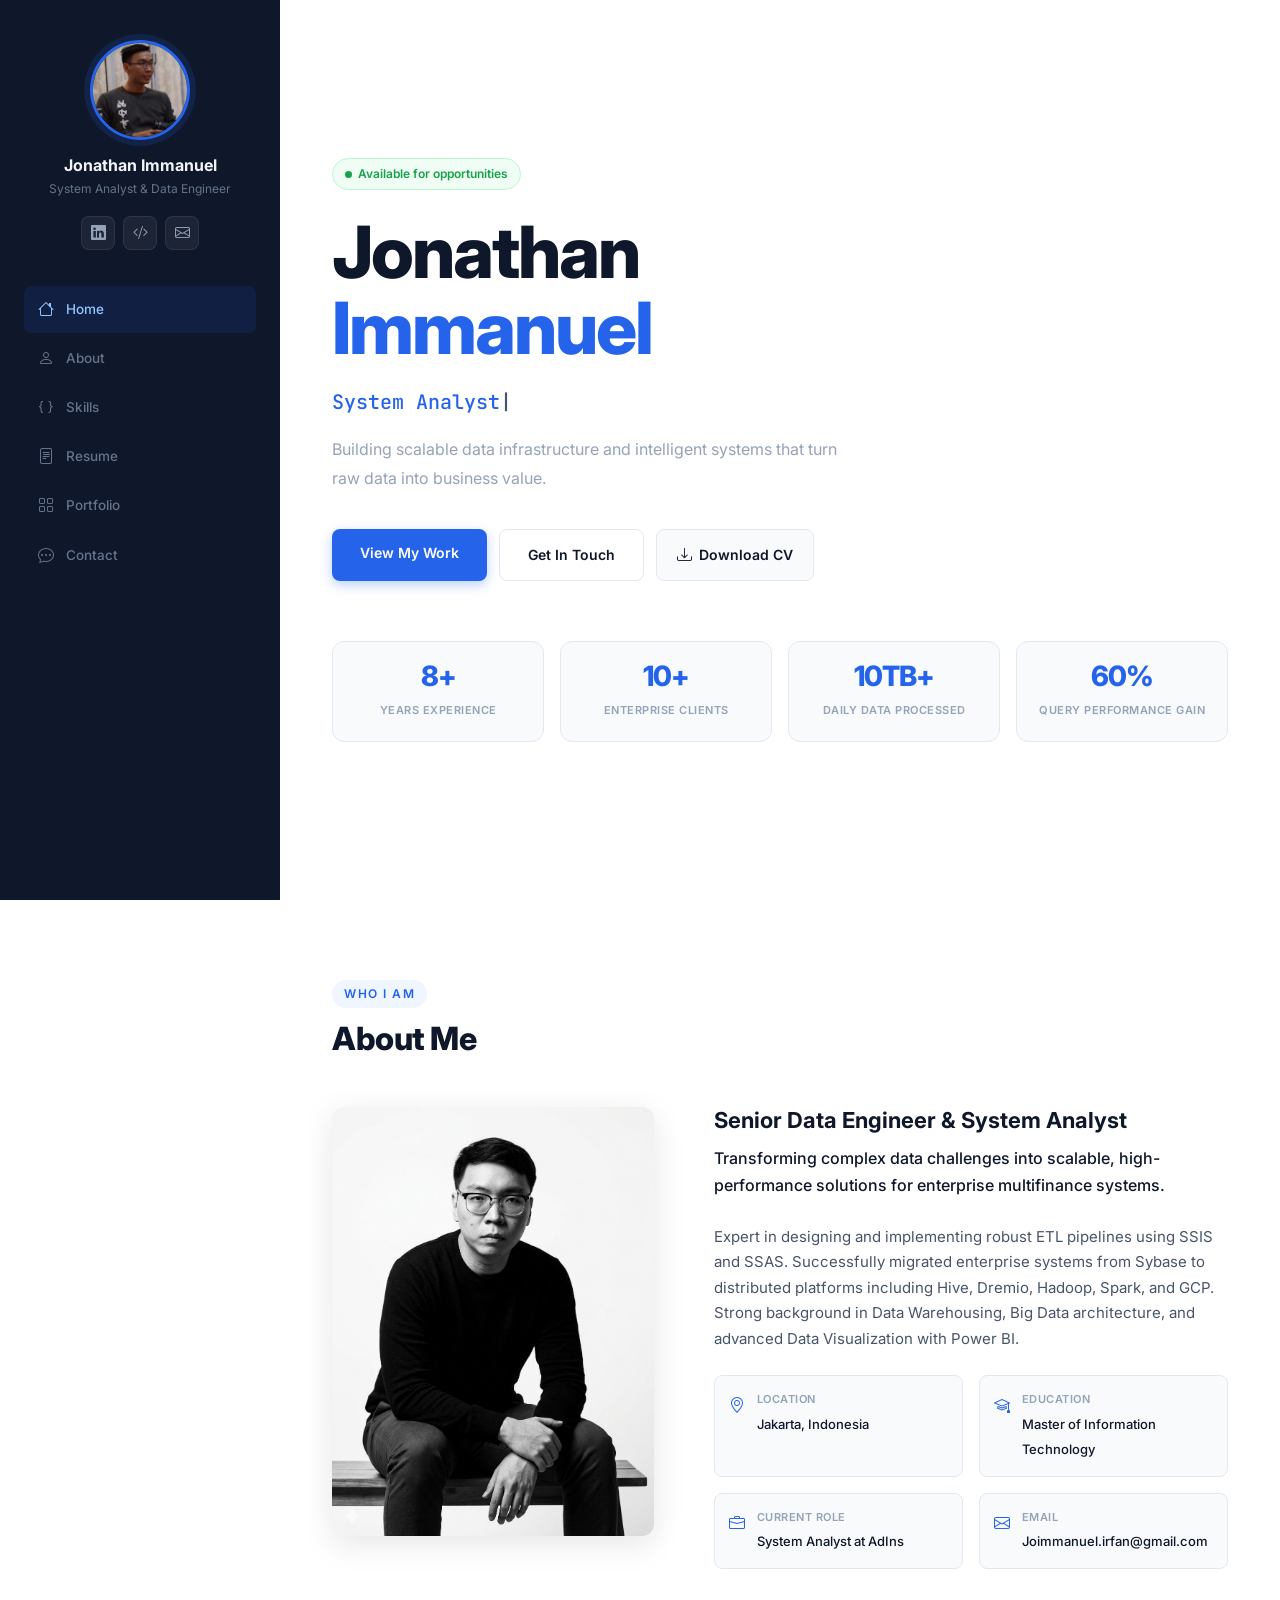
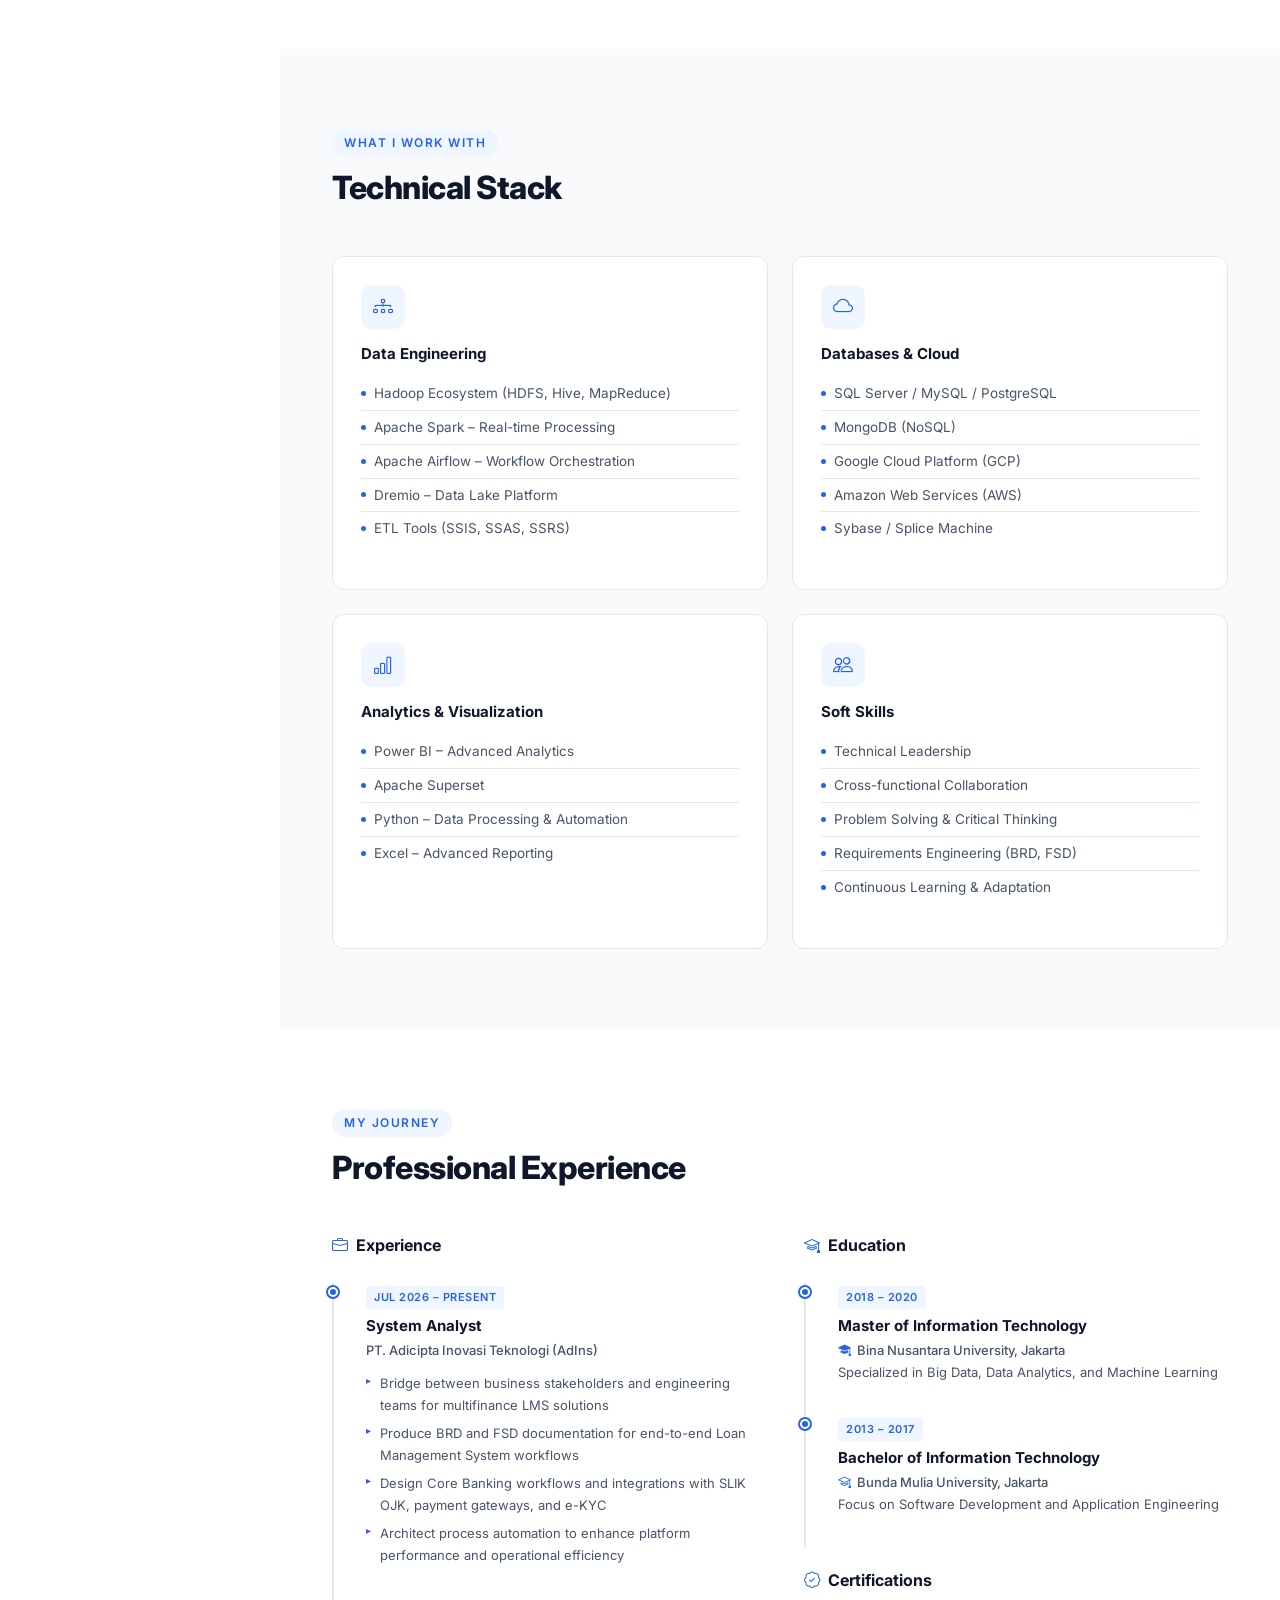
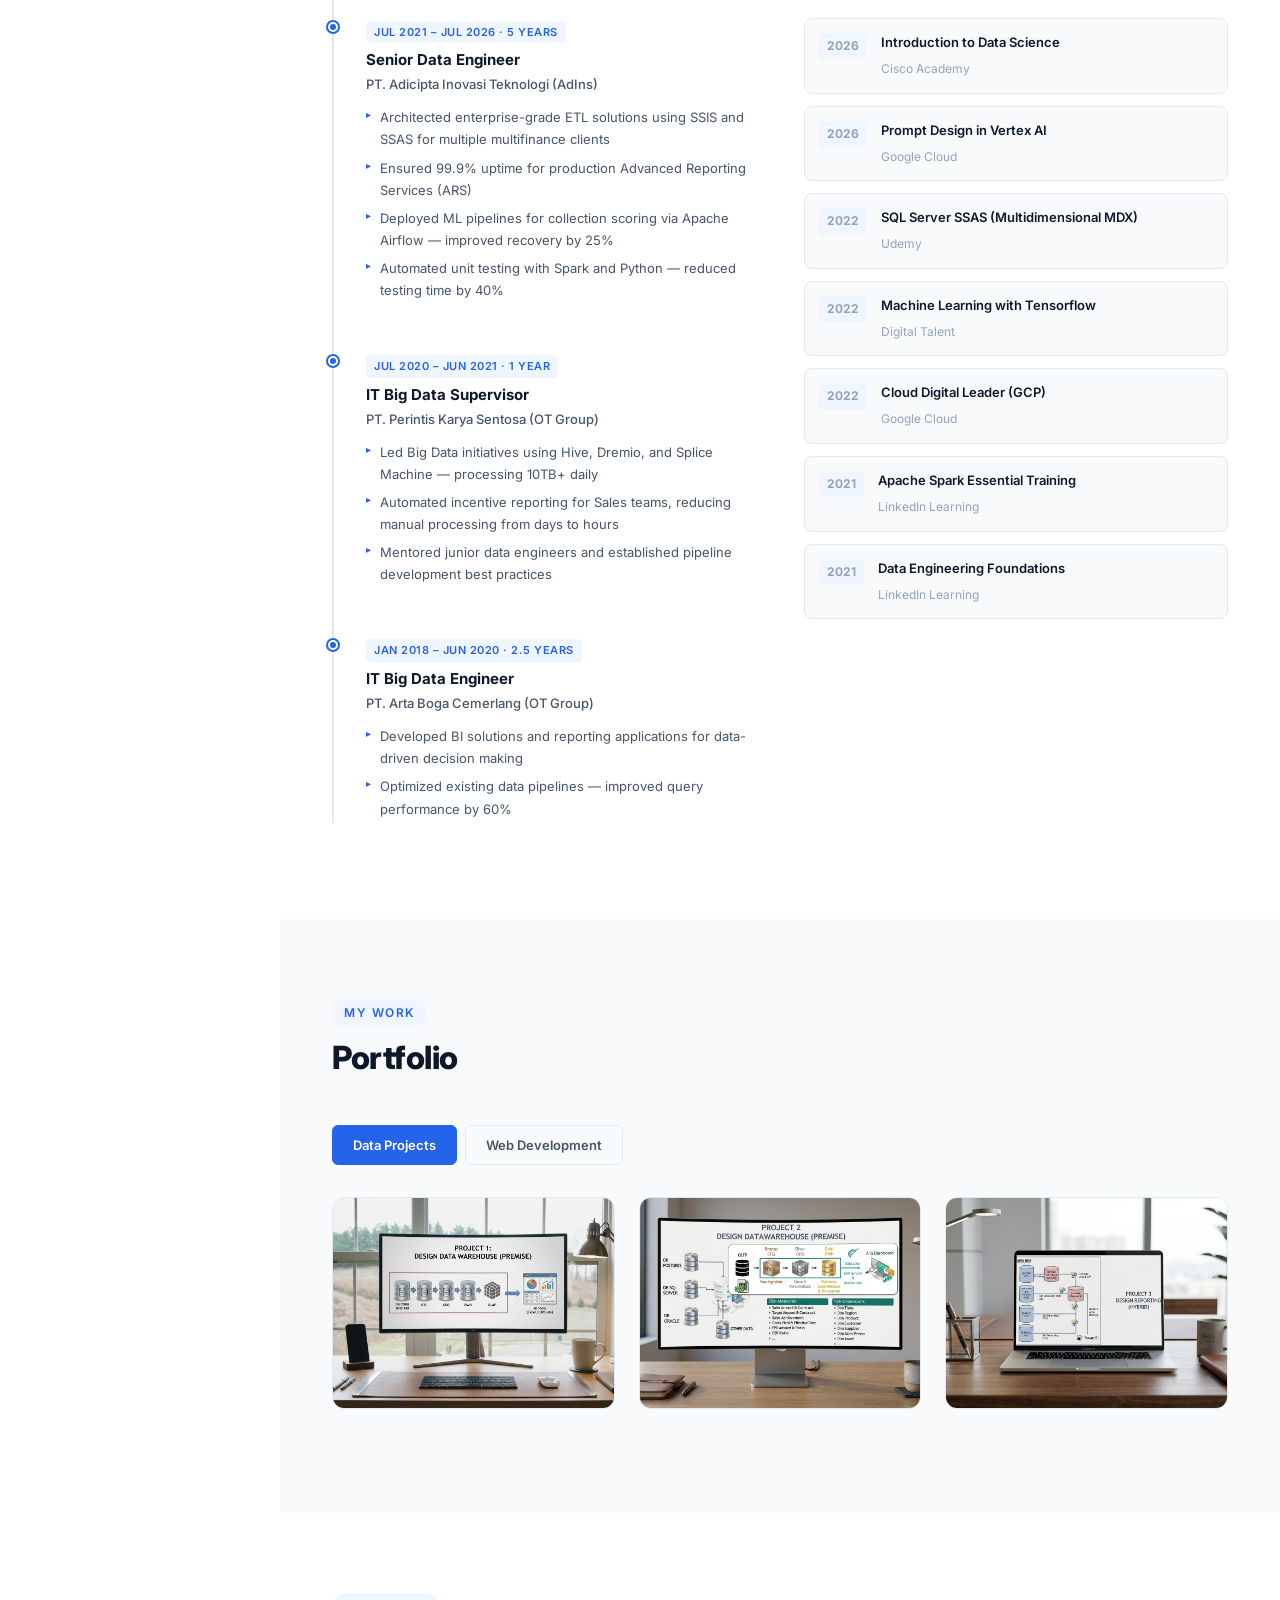
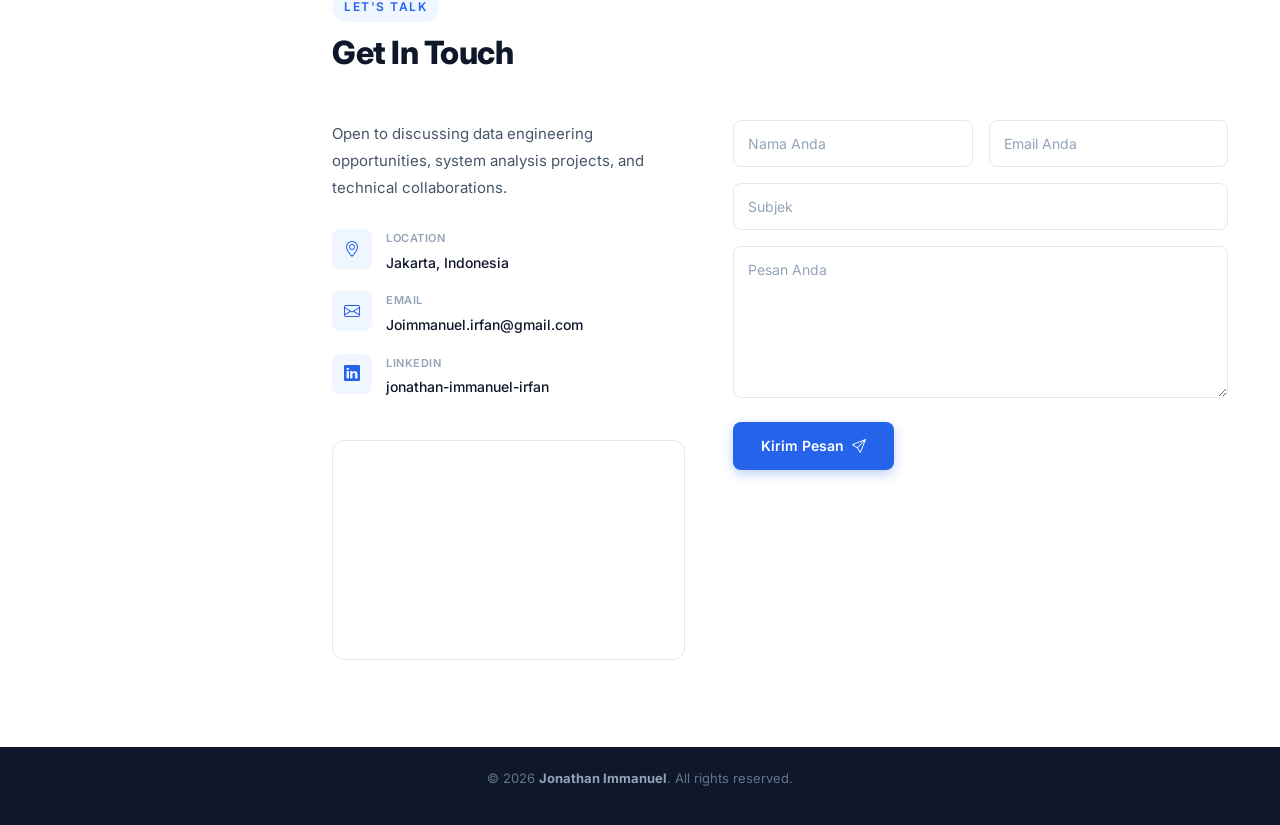
<file: index.html>
<!DOCTYPE html>
<html lang="en">
<head>
  <meta charset="utf-8">
  <meta content="width=device-width, initial-scale=1.0" name="viewport">
  <title>Jonathan Immanuel – Data Engineer</title>
  <meta name="description" content="Senior Data Engineer & System Analyst with 8+ years experience in ETL, Big Data, and Cloud platforms.">

  <link href="assets/img/favicon.svg" rel="icon" type="image/svg+xml">
  <link href="assets/img/favicon.png" rel="icon" type="image/png">
  <link href="assets/img/favicon.png" rel="shortcut icon">
  <link href="https://fonts.googleapis.com/css2?family=Inter:wght@300;400;500;600;700;800&family=JetBrains+Mono:wght@400;500&display=swap" rel="stylesheet">

  <link href="assets/vendor/aos/aos.css" rel="stylesheet">
  <link href="assets/vendor/bootstrap/css/bootstrap.min.css" rel="stylesheet">
  <link href="assets/vendor/bootstrap-icons/bootstrap-icons.css" rel="stylesheet">
  <link href="https://cdn.jsdelivr.net/npm/bootstrap-icons@1.11.3/font/bootstrap-icons.min.css" rel="stylesheet">
  <link href="assets/vendor/glightbox/css/glightbox.min.css" rel="stylesheet">
  <link href="assets/css/style.css" rel="stylesheet">
</head>

<body>

  <!-- ======= Mobile Nav Toggle ======= -->
  <button class="mobile-nav-toggle" aria-label="Toggle navigation">
    <i class="bi bi-list"></i>
  </button>

  <!-- ======= Sidebar ======= -->
  <aside id="sidebar">
    <div class="sidebar-inner">
      <div class="profile">
        <img src="assets/img/profile-imgg.jpg" alt="Jonathan Immanuel" class="profile-img">
        <h2>Jonathan Immanuel</h2>
        <p>System Analyst & Data Engineer</p>
        <div class="social-links">
          <a href="https://www.linkedin.com/in/jonathan-immanuel-irfan/" target="_blank" title="LinkedIn"><i class="bi bi-linkedin"></i></a>
          <a href="https://www.hackerrank.com/joimmanuel_irfan" target="_blank" title="HackerRank"><i class="bi bi-code-slash"></i></a>
          <a href="mailto:Joimmanuel.irfan@gmail.com" title="Email"><i class="bi bi-envelope"></i></a>
        </div>
      </div>

      <nav id="navbar">
        <ul>
          <li><a href="#hero" class="nav-link scrollto active"><i class="bi bi-house"></i><span>Home</span></a></li>
          <li><a href="#about" class="nav-link scrollto"><i class="bi bi-person"></i><span>About</span></a></li>
          <li><a href="#skills" class="nav-link scrollto"><i class="bi bi-braces"></i><span>Skills</span></a></li>
          <li><a href="#resume" class="nav-link scrollto"><i class="bi bi-file-text"></i><span>Resume</span></a></li>
          <li><a href="#portfolio" class="nav-link scrollto"><i class="bi bi-grid"></i><span>Portfolio</span></a></li>
          <li><a href="#contact" class="nav-link scrollto"><i class="bi bi-chat-dots"></i><span>Contact</span></a></li>
        </ul>
      </nav>
    </div>
  </aside>

  <!-- ======= Main ======= -->
  <main id="main">

    <!-- ======= Hero ======= -->
    <section id="hero">
      <div class="hero-content" data-aos="fade-up">
        <span class="hero-tag">Available for opportunities</span>
        <h1>Jonathan<br><span class="accent">Immanuel</span></h1>
        <p class="hero-subtitle">
          <span class="typed" data-typed-items="System Analyst,Senior Data Engineer,ETL Specialist,Big Data Expert"></span>
        </p>
        <p class="hero-desc">Building scalable data infrastructure and intelligent systems that turn raw data into business value.</p>
        <div class="hero-cta">
          <a href="#portfolio" class="btn-primary scrollto">View My Work</a>
          <a href="#contact" class="btn-outline scrollto">Get In Touch</a>
          <a href="assets/CV_Jonathan_Immanuel.pdf" download class="btn-download"><i class="bi bi-download"></i> Download CV</a>
        </div>
      </div>

      <div class="hero-metrics" data-aos="fade-up" data-aos-delay="200">
        <div class="metric-card">
          <span class="metric-number">8+</span>
          <span class="metric-label">Years Experience</span>
        </div>
        <div class="metric-card">
          <span class="metric-number">10+</span>
          <span class="metric-label">Enterprise Clients</span>
        </div>
        <div class="metric-card">
          <span class="metric-number">10TB+</span>
          <span class="metric-label">Daily Data Processed</span>
        </div>
        <div class="metric-card">
          <span class="metric-number">60%</span>
          <span class="metric-label">Query Performance Gain</span>
        </div>
      </div>
    </section>

    <!-- ======= About ======= -->
    <section id="about">
      <div class="container">
        <div class="section-header" data-aos="fade-up">
          <span class="section-tag">Who I Am</span>
          <h2>About Me</h2>
        </div>

        <div class="about-grid">
          <div class="about-photo" data-aos="fade-right">
            <img src="assets/img/profile-img.jpeg" alt="Jonathan Immanuel">
          </div>
          <div class="about-content" data-aos="fade-left">
            <h3>Senior Data Engineer & System Analyst</h3>
            <p class="about-lead">Transforming complex data challenges into scalable, high-performance solutions for enterprise multifinance systems.</p>
            <p>Expert in designing and implementing robust ETL pipelines using SSIS and SSAS. Successfully migrated enterprise systems from Sybase to distributed platforms including Hive, Dremio, Hadoop, Spark, and GCP. Strong background in Data Warehousing, Big Data architecture, and advanced Data Visualization with Power BI.</p>

            <div class="about-info">
              <div class="info-item">
                <i class="bi bi-geo-alt"></i>
                <div>
                  <strong>Location</strong>
                  <span>Jakarta, Indonesia</span>
                </div>
              </div>
              <div class="info-item">
                <i class="bi bi-mortarboard"></i>
                <div>
                  <strong>Education</strong>
                  <span>Master of Information Technology</span>
                </div>
              </div>
              <div class="info-item">
                <i class="bi bi-briefcase"></i>
                <div>
                  <strong>Current Role</strong>
                  <span>System Analyst at AdIns</span>
                </div>
              </div>
              <div class="info-item">
                <i class="bi bi-envelope"></i>
                <div>
                  <strong>Email</strong>
                  <span>Joimmanuel.irfan@gmail.com</span>
                </div>
              </div>
            </div>
          </div>
        </div>
      </div>
    </section>

    <!-- ======= Skills ======= -->
    <section id="skills" class="section-alt">
      <div class="container">
        <div class="section-header" data-aos="fade-up">
          <span class="section-tag">What I Work With</span>
          <h2>Technical Stack</h2>
        </div>

        <div class="skills-grid">
          <div class="skill-category" data-aos="fade-up" data-aos-delay="0">
            <div class="skill-icon"><i class="bi bi-diagram-3"></i></div>
            <h4>Data Engineering</h4>
            <ul>
              <li>Hadoop Ecosystem (HDFS, Hive, MapReduce)</li>
              <li>Apache Spark – Real-time Processing</li>
              <li>Apache Airflow – Workflow Orchestration</li>
              <li>Dremio – Data Lake Platform</li>
              <li>ETL Tools (SSIS, SSAS, SSRS)</li>
            </ul>
          </div>
          <div class="skill-category" data-aos="fade-up" data-aos-delay="100">
            <div class="skill-icon"><i class="bi bi-cloud"></i></div>
            <h4>Databases & Cloud</h4>
            <ul>
              <li>SQL Server / MySQL / PostgreSQL</li>
              <li>MongoDB (NoSQL)</li>
              <li>Google Cloud Platform (GCP)</li>
              <li>Amazon Web Services (AWS)</li>
              <li>Sybase / Splice Machine</li>
            </ul>
          </div>
          <div class="skill-category" data-aos="fade-up" data-aos-delay="200">
            <div class="skill-icon"><i class="bi bi-bar-chart"></i></div>
            <h4>Analytics & Visualization</h4>
            <ul>
              <li>Power BI – Advanced Analytics</li>
              <li>Apache Superset</li>
              <li>Python – Data Processing & Automation</li>
              <li>Excel – Advanced Reporting</li>
            </ul>
          </div>
          <div class="skill-category" data-aos="fade-up" data-aos-delay="300">
            <div class="skill-icon"><i class="bi bi-people"></i></div>
            <h4>Soft Skills</h4>
            <ul>
              <li>Technical Leadership</li>
              <li>Cross-functional Collaboration</li>
              <li>Problem Solving & Critical Thinking</li>
              <li>Requirements Engineering (BRD, FSD)</li>
              <li>Continuous Learning & Adaptation</li>
            </ul>
          </div>
        </div>
      </div>
    </section>

    <!-- ======= Resume ======= -->
    <section id="resume">
      <div class="container">
        <div class="section-header" data-aos="fade-up">
          <span class="section-tag">My Journey</span>
          <h2>Professional Experience</h2>
        </div>

        <div class="resume-grid">
          <!-- Experience -->
          <div class="resume-col" data-aos="fade-right">
            <h3 class="resume-col-title"><i class="bi bi-briefcase"></i> Experience</h3>

            <div class="timeline-item">
              <div class="timeline-dot"></div>
              <div class="timeline-content">
                <span class="timeline-period">Jul 2026 – Present</span>
                <h4>System Analyst</h4>
                <p class="timeline-company">PT. Adicipta Inovasi Teknologi (AdIns)</p>
                <ul>
                  <li>Bridge between business stakeholders and engineering teams for multifinance LMS solutions</li>
                  <li>Produce BRD and FSD documentation for end-to-end Loan Management System workflows</li>
                  <li>Design Core Banking workflows and integrations with SLIK OJK, payment gateways, and e-KYC</li>
                  <li>Architect process automation to enhance platform performance and operational efficiency</li>
                </ul>
              </div>
            </div>

            <div class="timeline-item">
              <div class="timeline-dot"></div>
              <div class="timeline-content">
                <span class="timeline-period">Jul 2021 – Jul 2026 · 5 years</span>
                <h4>Senior Data Engineer</h4>
                <p class="timeline-company">PT. Adicipta Inovasi Teknologi (AdIns)</p>
                <ul>
                  <li>Architected enterprise-grade ETL solutions using SSIS and SSAS for multiple multifinance clients</li>
                  <li>Ensured 99.9% uptime for production Advanced Reporting Services (ARS)</li>
                  <li>Deployed ML pipelines for collection scoring via Apache Airflow — improved recovery by 25%</li>
                  <li>Automated unit testing with Spark and Python — reduced testing time by 40%</li>
                </ul>
              </div>
            </div>

            <div class="timeline-item">
              <div class="timeline-dot"></div>
              <div class="timeline-content">
                <span class="timeline-period">Jul 2020 – Jun 2021 · 1 year</span>
                <h4>IT Big Data Supervisor</h4>
                <p class="timeline-company">PT. Perintis Karya Sentosa (OT Group)</p>
                <ul>
                  <li>Led Big Data initiatives using Hive, Dremio, and Splice Machine — processing 10TB+ daily</li>
                  <li>Automated incentive reporting for Sales teams, reducing manual processing from days to hours</li>
                  <li>Mentored junior data engineers and established pipeline development best practices</li>
                </ul>
              </div>
            </div>

            <div class="timeline-item">
              <div class="timeline-dot"></div>
              <div class="timeline-content">
                <span class="timeline-period">Jan 2018 – Jun 2020 · 2.5 years</span>
                <h4>IT Big Data Engineer</h4>
                <p class="timeline-company">PT. Arta Boga Cemerlang (OT Group)</p>
                <ul>
                  <li>Developed BI solutions and reporting applications for data-driven decision making</li>
                  <li>Optimized existing data pipelines — improved query performance by 60%</li>
                </ul>
              </div>
            </div>
          </div>

          <!-- Education & Certifications -->
          <div class="resume-col" data-aos="fade-left">
            <h3 class="resume-col-title"><i class="bi bi-mortarboard"></i> Education</h3>

            <div class="timeline-item">
              <div class="timeline-dot"></div>
              <div class="timeline-content">
                <span class="timeline-period">2018 – 2020</span>
                <h4>Master of Information Technology</h4>
                <p class="timeline-company"><i class="bi bi-mortarboard-fill"></i> Bina Nusantara University, Jakarta</p>
                <p>Specialized in Big Data, Data Analytics, and Machine Learning</p>
              </div>
            </div>

            <div class="timeline-item">
              <div class="timeline-dot"></div>
              <div class="timeline-content">
                <span class="timeline-period">2013 – 2017</span>
                <h4>Bachelor of Information Technology</h4>
                <p class="timeline-company"><i class="bi bi-mortarboard"></i> Bunda Mulia University, Jakarta</p>
                <p>Focus on Software Development and Application Engineering</p>
              </div>
            </div>

            <h3 class="resume-col-title mt-4"><i class="bi bi-patch-check"></i> Certifications</h3>

            <div class="cert-list">
              <div class="cert-item">
                <span class="cert-year">2026</span>
                <div>
                  <strong>Introduction to Data Science</strong>
                  <span>Cisco Academy</span>
                </div>
              </div>
              <div class="cert-item">
                <span class="cert-year">2026</span>
                <div>
                  <strong>Prompt Design in Vertex AI</strong>
                  <span>Google Cloud</span>
                </div>
              </div>
              <div class="cert-item">
                <span class="cert-year">2022</span>
                <div>
                  <strong>SQL Server SSAS (Multidimensional MDX)</strong>
                  <span>Udemy</span>
                </div>
              </div>
              <div class="cert-item">
                <span class="cert-year">2022</span>
                <div>
                  <strong>Machine Learning with Tensorflow</strong>
                  <span>Digital Talent</span>
                </div>
              </div>
              <div class="cert-item">
                <span class="cert-year">2022</span>
                <div>
                  <strong>Cloud Digital Leader (GCP)</strong>
                  <span>Google Cloud</span>
                </div>
              </div>
              <div class="cert-item">
                <span class="cert-year">2021</span>
                <div>
                  <strong>Apache Spark Essential Training</strong>
                  <span>LinkedIn Learning</span>
                </div>
              </div>
              <div class="cert-item">
                <span class="cert-year">2021</span>
                <div>
                  <strong>Data Engineering Foundations</strong>
                  <span>LinkedIn Learning</span>
                </div>
              </div>
            </div>
          </div>
        </div>
      </div>
    </section>

    <!-- ======= Portfolio ======= -->
    <section id="portfolio" class="section-alt">
      <div class="container">
        <div class="section-header" data-aos="fade-up">
          <span class="section-tag">My Work</span>
          <h2>Portfolio</h2>
        </div>

        <div class="portfolio-filters" data-aos="fade-up">
          <ul id="portfolio-flters">
            <li data-filter=".filter-app" class="filter-active">Data Projects</li>
            <li data-filter=".filter-web">Web Development</li>
          </ul>
        </div>

        <div class="row portfolio-container" data-aos="fade-up" data-aos-delay="100">

          <!-- Data Projects -->
          <div class="col-lg-4 col-md-6 portfolio-item filter-app">
            <div class="portfolio-wrap">
              <img src="portfolio/Mockup - Project 1.png" class="img-fluid" alt="Data Architecture On-Premise">
              <div class="portfolio-overlay">
                <h5>ETL Pipeline On-Premise</h5>
                <p>Data Engineering</p>
                <a href="etl-pipeline-on-premise.html" class="portfolio-detail-link"><i class="bi bi-arrow-right"></i></a>
              </div>
            </div>
          </div>
          <div class="col-lg-4 col-md-6 portfolio-item filter-app">
            <div class="portfolio-wrap">
              <img src="portfolio/Mockup - Project 2.png" class="img-fluid" alt="Data Warehouse Migration">
              <div class="portfolio-overlay">
                <h5>Data Warehouse Migration</h5>
                <p>Data Engineering</p>
                <a href="migrasi-data-warehouse.html" class="portfolio-detail-link"><i class="bi bi-arrow-right"></i></a>
              </div>
            </div>
          </div>
          <div class="col-lg-4 col-md-6 portfolio-item filter-app">
            <div class="portfolio-wrap">
              <img src="portfolio/Mockup - Project 3.png" class="img-fluid" alt="Hybrid Data Architecture">
              <div class="portfolio-overlay">
                <h5>Hybrid Data Architecture</h5>
                <p>Data Engineering</p>
                <a href="arsitektur-data-hybrid.html" class="portfolio-detail-link"><i class="bi bi-arrow-right"></i></a>
              </div>
            </div>
          </div>

          <!-- Web Development -->
          <div class="col-lg-4 col-md-6 portfolio-item filter-web">
            <div class="portfolio-wrap">
              <img src="portfolio/Stevsoft.jpg" class="img-fluid" alt="Stevsoft">
              <div class="portfolio-overlay">
                <h5>Stevsoft</h5>
                <p>Web Development</p>
                <a href="portfolio/Stevsoft.jpg" class="portfolio-lightbox" data-gallery="portfolioGallery" title="Stevsoft"><i class="bi bi-zoom-in"></i></a>
              </div>
            </div>
          </div>
          <div class="col-lg-4 col-md-6 portfolio-item filter-web">
            <div class="portfolio-wrap">
              <img src="portfolio/Gita.jpg" class="img-fluid" alt="Gitabhaktimandiri">
              <div class="portfolio-overlay">
                <h5>Gitabhaktimandiri</h5>
                <p>Web Development</p>
                <a href="portfolio/Gita.jpg" class="portfolio-lightbox" data-gallery="portfolioGallery" title="Gitabhaktimandiri"><i class="bi bi-zoom-in"></i></a>
              </div>
            </div>
          </div>
          <div class="col-lg-4 col-md-6 portfolio-item filter-web">
            <div class="portfolio-wrap">
              <img src="portfolio/GKK.jpg" class="img-fluid" alt="GKK Ketapang">
              <div class="portfolio-overlay">
                <h5>GKK Ketapang</h5>
                <p>Web Development</p>
                <a href="portfolio/GKK.jpg" class="portfolio-lightbox" data-gallery="portfolioGallery" title="GKK Ketapang"><i class="bi bi-zoom-in"></i></a>
              </div>
            </div>
          </div>
          <div class="col-lg-4 col-md-6 portfolio-item filter-web">
            <div class="portfolio-wrap">
              <img src="portfolio/Zeom.jpg" class="img-fluid" alt="Zeom Academy">
              <div class="portfolio-overlay">
                <h5>Zeom Academy</h5>
                <p>Web Development</p>
                <a href="portfolio/Zeom.jpg" class="portfolio-lightbox" data-gallery="portfolioGallery" title="Zeom Academy"><i class="bi bi-zoom-in"></i></a>
              </div>
            </div>
          </div>
          <div class="col-lg-4 col-md-6 portfolio-item filter-web">
            <div class="portfolio-wrap">
              <img src="portfolio/Tensanctum.jpg" class="img-fluid" alt="Ten Sanctum">
              <div class="portfolio-overlay">
                <h5>Ten Sanctum</h5>
                <p>Web Development</p>
                <a href="portfolio/Tensanctum.jpg" class="portfolio-lightbox" data-gallery="portfolioGallery" title="Ten Sanctum"><i class="bi bi-zoom-in"></i></a>
              </div>
            </div>
          </div>
          <div class="col-lg-4 col-md-6 portfolio-item filter-web">
            <div class="portfolio-wrap">
              <img src="portfolio/Webtriks.jpg" class="img-fluid" alt="Webtriks">
              <div class="portfolio-overlay">
                <h5>Webtriks</h5>
                <p>Web Development</p>
                <a href="portfolio/Webtriks.jpg" class="portfolio-lightbox" data-gallery="portfolioGallery" title="Webtriks"><i class="bi bi-zoom-in"></i></a>
              </div>
            </div>
          </div>
          <div class="col-lg-4 col-md-6 portfolio-item filter-web">
            <div class="portfolio-wrap">
              <img src="portfolio/RGK.jpg" class="img-fluid" alt="RGK Ketapang">
              <div class="portfolio-overlay">
                <h5>RGK Ketapang</h5>
                <p>Web Development</p>
                <a href="portfolio/RGK.jpg" class="portfolio-lightbox" data-gallery="portfolioGallery" title="RGK Ketapang"><i class="bi bi-zoom-in"></i></a>
              </div>
            </div>
          </div>
          <div class="col-lg-4 col-md-6 portfolio-item filter-web">
            <div class="portfolio-wrap">
              <img src="portfolio/Library.jpg" class="img-fluid" alt="Bunda Mulia Library">
              <div class="portfolio-overlay">
                <h5>Bunda Mulia Library</h5>
                <p>Web Development</p>
                <a href="portfolio/Library.jpg" class="portfolio-lightbox" data-gallery="portfolioGallery" title="Bunda Mulia Library"><i class="bi bi-zoom-in"></i></a>
              </div>
            </div>
          </div>
          <div class="col-lg-4 col-md-6 portfolio-item filter-web">
            <div class="portfolio-wrap">
              <img src="portfolio/CV.jpg" class="img-fluid" alt="Portfolio">
              <div class="portfolio-overlay">
                <h5>My Portfolio</h5>
                <p>Web Development</p>
                <a href="portfolio/CV.jpg" class="portfolio-lightbox" data-gallery="portfolioGallery" title="My Portfolio"><i class="bi bi-zoom-in"></i></a>
              </div>
            </div>
          </div>

        </div>
      </div>
    </section>

    <!-- ======= Contact ======= -->
    <section id="contact">
      <div class="container">
        <div class="section-header">
          <span class="section-tag">Let's Talk</span>
          <h2>Get In Touch</h2>
        </div>

        <div class="contact-grid">
          <div class="contact-info">
            <p>Open to discussing data engineering opportunities, system analysis projects, and technical collaborations.</p>
            <div class="contact-item">
              <div class="contact-icon"><i class="bi bi-geo-alt"></i></div>
              <div>
                <strong>Location</strong>
                <span>Jakarta, Indonesia</span>
              </div>
            </div>
            <div class="contact-item">
              <div class="contact-icon"><i class="bi bi-envelope"></i></div>
              <div>
                <strong>Email</strong>
                <span>Joimmanuel.irfan@gmail.com</span>
              </div>
            </div>
            <div class="contact-item">
              <div class="contact-icon"><i class="bi bi-linkedin"></i></div>
              <div>
                <strong>LinkedIn</strong>
                <a href="https://www.linkedin.com/in/jonathan-immanuel-irfan/" target="_blank">jonathan-immanuel-irfan</a>
              </div>
            </div>
            <iframe src="https://maps.google.com/maps?q=Duri%20Utara&t=&z=13&ie=UTF8&iwloc=&output=embed" frameborder="0" allowfullscreen loading="lazy"></iframe>
          </div>

          <div class="contact-form">
            <form action="https://formspree.io/f/mgakpqgz" method="POST" id="contactForm">
              <div class="row g-3">
                <div class="col-md-6">
                  <input type="text" name="name" class="form-control" placeholder="Nama Anda" required>
                </div>
                <div class="col-md-6">
                  <input type="email" name="email" class="form-control" placeholder="Email Anda" required>
                </div>
                <div class="col-12">
                  <input type="text" name="subject" class="form-control" placeholder="Subjek" required>
                </div>
                <div class="col-12">
                  <textarea name="message" class="form-control" rows="6" placeholder="Pesan Anda" required></textarea>
                </div>
                <div class="col-12">
                  <div class="form-status" id="formStatus"></div>
                  <button type="submit" id="submitBtn">Kirim Pesan <i class="bi bi-send"></i></button>
                </div>
              </div>
            </form>
          </div>
        </div>
      </div>
    </section>

  </main>

  <!-- ======= Footer ======= -->
  <footer id="footer">
    <p>&copy; 2026 <strong>Jonathan Immanuel</strong>. All rights reserved.</p>
  </footer>

  <a href="#" class="back-to-top"><i class="bi bi-arrow-up"></i></a>

  <script src="assets/vendor/aos/aos.js"></script>
  <script src="assets/vendor/bootstrap/js/bootstrap.bundle.min.js"></script>
  <script src="assets/vendor/glightbox/js/glightbox.min.js"></script>
  <script src="assets/vendor/isotope-layout/isotope.pkgd.min.js"></script>
  <script src="assets/vendor/typed.js/typed.min.js"></script>
  <script src="assets/vendor/waypoints/noframework.waypoints.js"></script>
  <script src="assets/js/main.js"></script>
  <script>
    const form = document.getElementById('contactForm');
    const status = document.getElementById('formStatus');
    const btn = document.getElementById('submitBtn');
    if (form) {
      form.addEventListener('submit', async function(e) {
        e.preventDefault();
        btn.disabled = true;
        btn.innerHTML = 'Mengirim... <i class="bi bi-hourglass-split"></i>';
        status.innerHTML = '';
        try {
          const res = await fetch(form.action, {
            method: 'POST',
            body: new FormData(form),
            headers: { 'Accept': 'application/json' }
          });
          if (res.ok) {
            status.innerHTML = '<span class="form-success">✓ Pesan berhasil dikirim. Terima kasih!</span>';
            form.reset();
          } else {
            throw new Error();
          }
        } catch {
          status.innerHTML = '<span class="form-error">Gagal mengirim pesan. Silakan email langsung ke Joimmanuel.irfan@gmail.com</span>';
        }
        btn.disabled = false;
        btn.innerHTML = 'Kirim Pesan <i class="bi bi-send"></i>';
      });
    }
  </script>
</body>
</html>
</file>
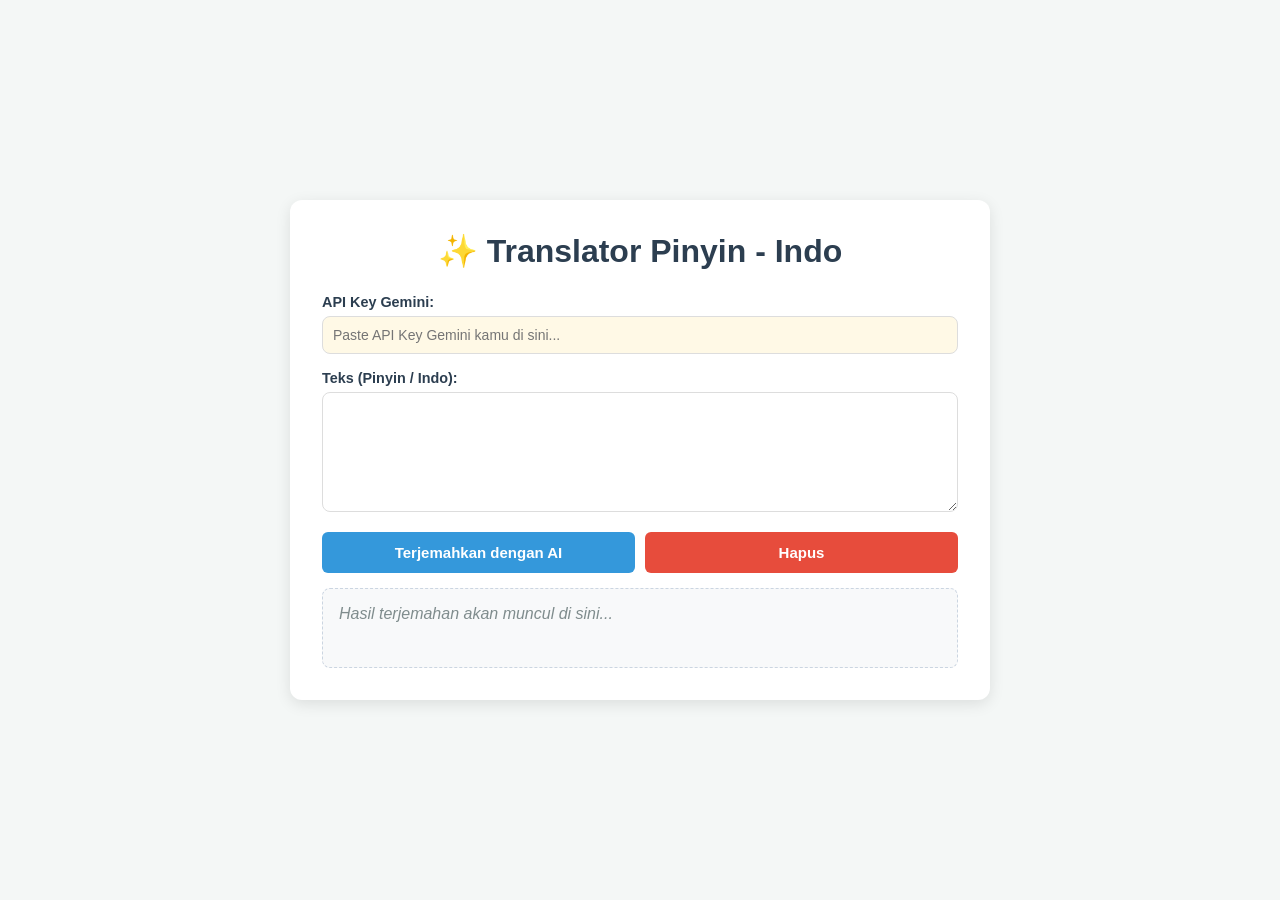
<file: system_ai/translator_pinyin/index.html>
<!DOCTYPE html>
<html lang="id">
<head>
    <meta charset="UTF-8">
    <meta name="viewport" content="width=device-width, initial-scale=1.0">
    <title>Translator Pinyin dengan Gemini AI</title>
    <link rel="stylesheet" href="style.css">
</head>
<body>
    <div class="container">
        <h1>✨ Translator Pinyin - Indo</h1>
        
        <div class="converter-box">
            <div class="input-group">
                <label for="apiKey">API Key Gemini:</label>
                <input type="password" id="apiKey" placeholder="Paste API Key Gemini kamu di sini..." class="api-input">
            </div>

            <div class="input-group">
                <label for="inputText">Teks (Pinyin / Indo):</label>
                <textarea id="inputText"></textarea>
            </div>

            <div class="controls">
                <button onclick="processTranslationWithGemini()">Terjemahkan dengan AI</button>
                <button onclick="clearAll()" class="btn-clear">Hapus</button>
            </div>

            <div class="output-group" id="outputArea"></div>
        </div>
    </div>
    
    <script src="script.js"></script>
</body>
</html>
</file>
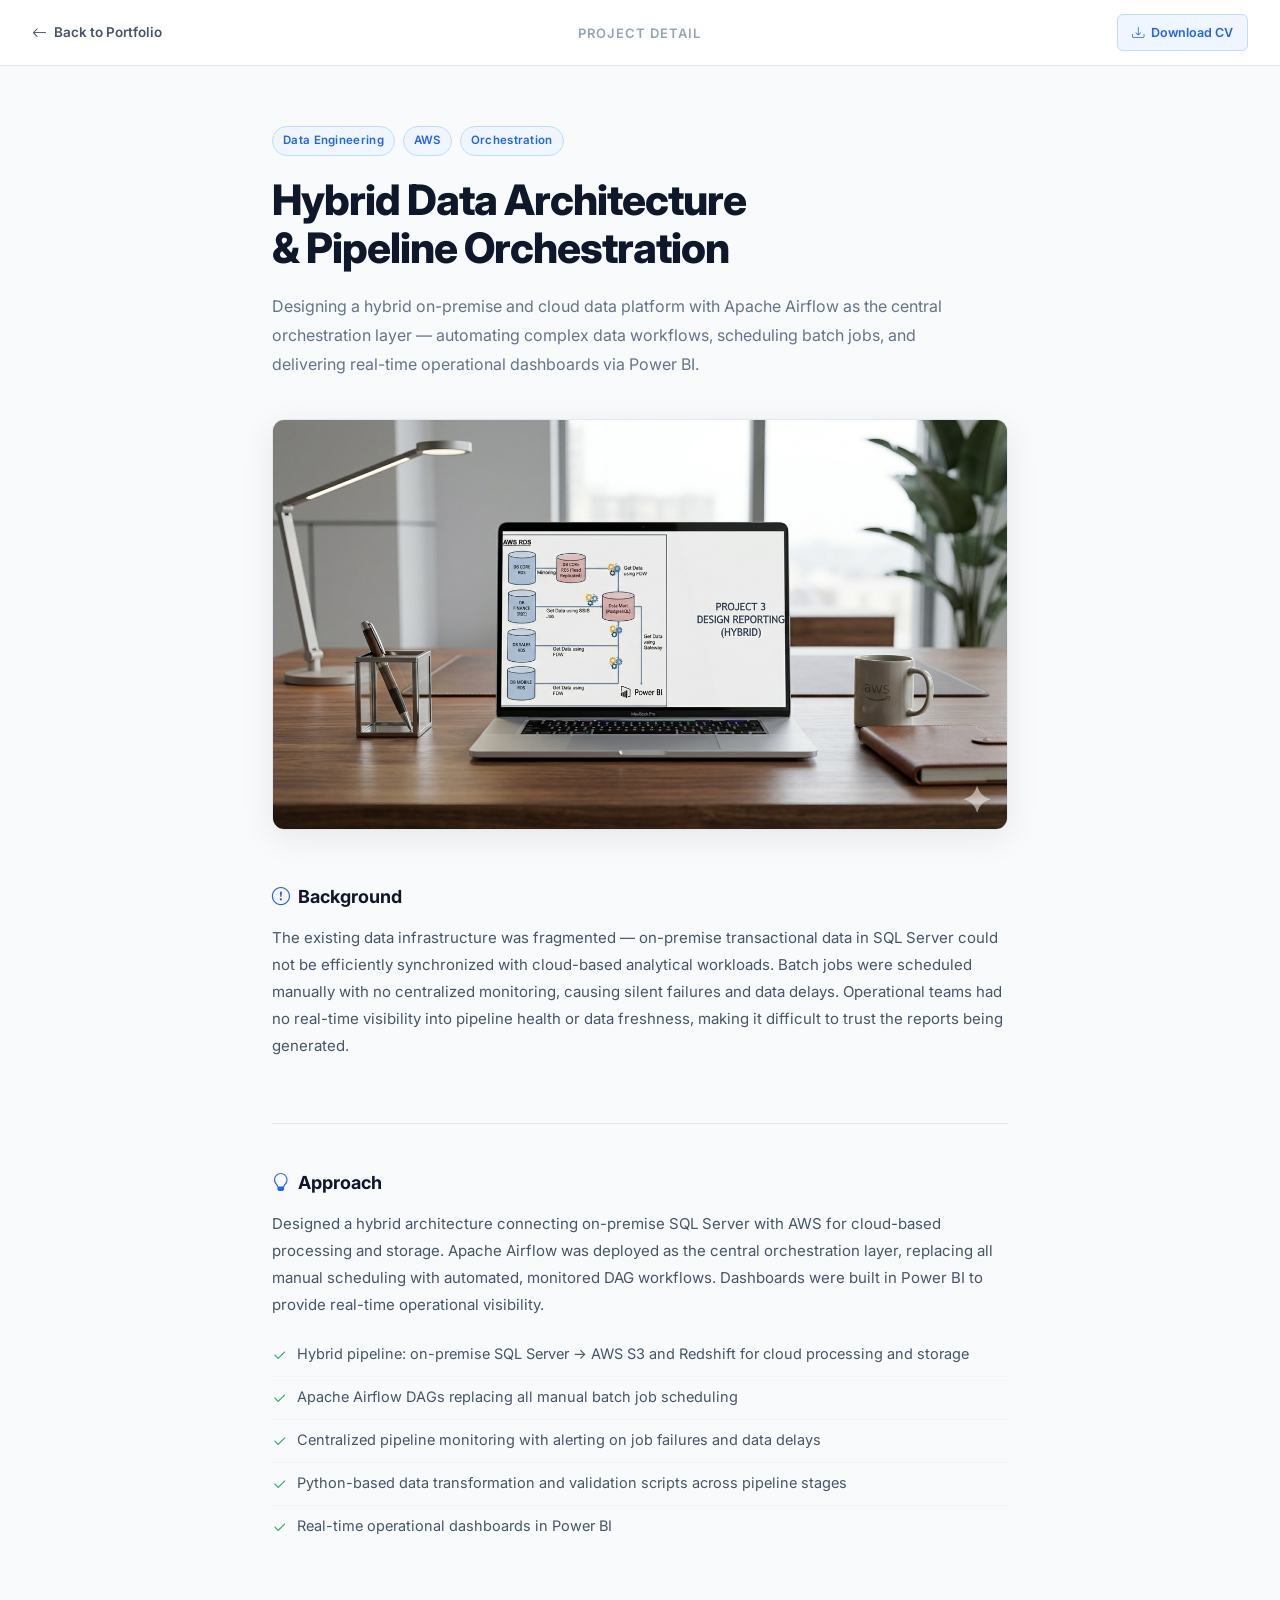
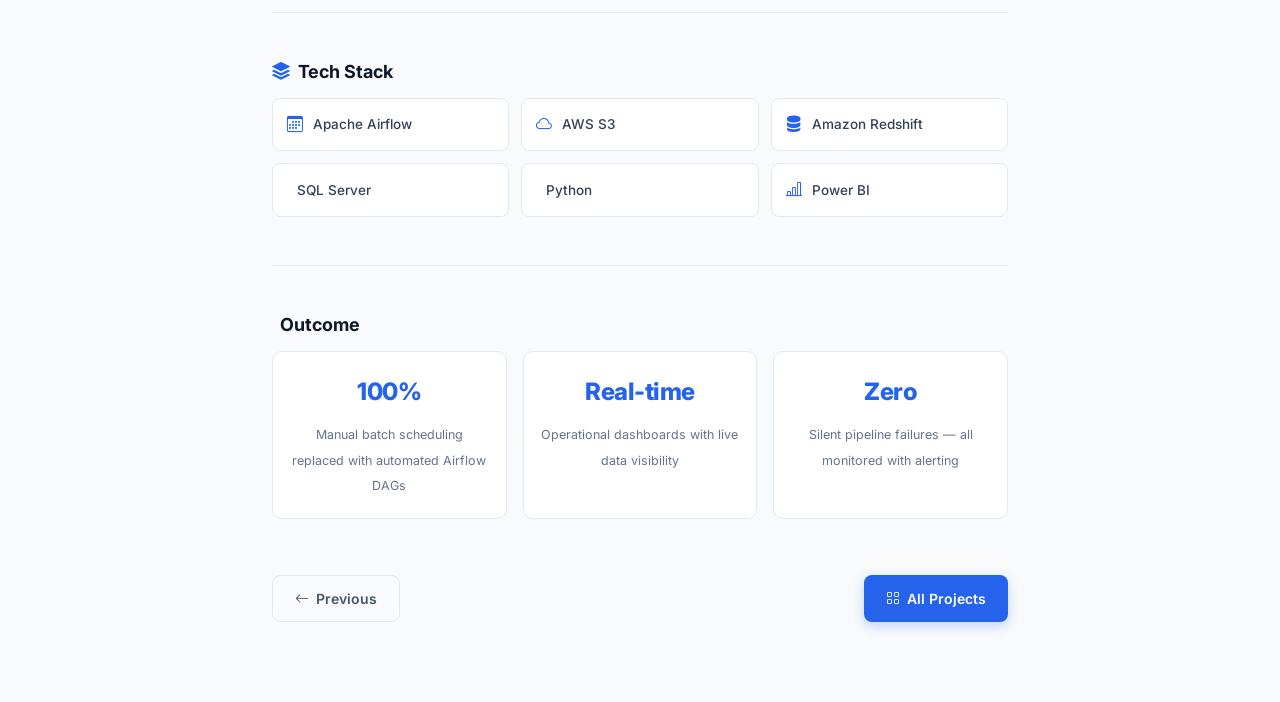
<file: arsitektur-data-hybrid.html>
<!DOCTYPE html>
<html lang="en">
<head>
  <meta charset="utf-8">
  <meta content="width=device-width, initial-scale=1.0" name="viewport">
  <title>Hybrid Data Architecture – Jonathan Immanuel</title>
  <link href="assets/img/favicon.svg" rel="icon" type="image/svg+xml">
  <link href="https://fonts.googleapis.com/css2?family=Inter:wght@300;400;500;600;700;800&display=swap" rel="stylesheet">
  <link href="assets/vendor/bootstrap/css/bootstrap.min.css" rel="stylesheet">
  <link href="assets/vendor/bootstrap-icons/bootstrap-icons.css" rel="stylesheet">
  <link href="assets/vendor/aos/aos.css" rel="stylesheet">
  <link href="assets/css/style.css" rel="stylesheet">
  <link href="assets/css/project.css" rel="stylesheet">
</head>
<body class="project-page">

  <nav class="project-nav">
    <a href="index.html#portfolio" class="back-link"><i class="bi bi-arrow-left"></i> Back to Portfolio</a>
    <span class="project-nav-title">Project Detail</span>
    <a href="assets/CV_Jonathan_Immanuel.pdf" download class="btn-download-sm"><i class="bi bi-download"></i> Download CV</a>
  </nav>

  <main class="project-main">

    <div class="project-hero" data-aos="fade-up">
      <div class="project-meta-top">
        <span class="project-tag">Data Engineering</span>
        <span class="project-tag">AWS</span>
        <span class="project-tag">Orchestration</span>
      </div>
      <h1>Hybrid Data Architecture<br>& Pipeline Orchestration</h1>
      <p class="project-lead">Designing a hybrid on-premise and cloud data platform with Apache Airflow as the central orchestration layer — automating complex data workflows, scheduling batch jobs, and delivering real-time operational dashboards via Power BI.</p>
    </div>

    <div class="project-image" data-aos="fade-up">
      <img src="portfolio/Mockup - Project 3.png" alt="Hybrid Data Architecture & Pipeline Orchestration">
    </div>

    <div class="project-body">

      <div class="project-section" data-aos="fade-up">
        <h2><i class="bi bi-exclamation-circle"></i> Background</h2>
        <p>The existing data infrastructure was fragmented — on-premise transactional data in SQL Server could not be efficiently synchronized with cloud-based analytical workloads. Batch jobs were scheduled manually with no centralized monitoring, causing silent failures and data delays. Operational teams had no real-time visibility into pipeline health or data freshness, making it difficult to trust the reports being generated.</p>
      </div>

      <div class="project-section" data-aos="fade-up">
        <h2><i class="bi bi-lightbulb"></i> Approach</h2>
        <p>Designed a hybrid architecture connecting on-premise SQL Server with AWS for cloud-based processing and storage. Apache Airflow was deployed as the central orchestration layer, replacing all manual scheduling with automated, monitored DAG workflows. Dashboards were built in Power BI to provide real-time operational visibility.</p>
        <ul class="solution-list">
          <li><i class="bi bi-check2"></i> Hybrid pipeline: on-premise SQL Server → AWS S3 and Redshift for cloud processing and storage</li>
          <li><i class="bi bi-check2"></i> Apache Airflow DAGs replacing all manual batch job scheduling</li>
          <li><i class="bi bi-check2"></i> Centralized pipeline monitoring with alerting on job failures and data delays</li>
          <li><i class="bi bi-check2"></i> Python-based data transformation and validation scripts across pipeline stages</li>
          <li><i class="bi bi-check2"></i> Real-time operational dashboards in Power BI</li>
        </ul>
      </div>

      <div class="project-section" data-aos="fade-up">
        <h2><i class="bi bi-stack"></i> Tech Stack</h2>
        <div class="tech-grid">
          <div class="tech-item"><i class="bi bi-calendar3"></i><span>Apache Airflow</span></div>
          <div class="tech-item"><i class="bi bi-cloud"></i><span>AWS S3</span></div>
          <div class="tech-item"><i class="bi bi-server"></i><span>Amazon Redshift</span></div>
          <div class="tech-item"><i class="bi bi-database"></i><span>SQL Server</span></div>
          <div class="tech-item"><i class="bi bi-filetype-py"></i><span>Python</span></div>
          <div class="tech-item"><i class="bi bi-bar-chart-line"></i><span>Power BI</span></div>

        </div>
      </div>

      <div class="project-section" data-aos="fade-up">
        <h2><i class="bi bi-graph-up-arrow"></i> Outcome</h2>
        <div class="impact-grid">
          <div class="impact-card">
            <span class="impact-number">100%</span>
            <span class="impact-desc">Manual batch scheduling replaced with automated Airflow DAGs</span>
          </div>
          <div class="impact-card">
            <span class="impact-number">Real-time</span>
            <span class="impact-desc">Operational dashboards with live data visibility</span>
          </div>
          <div class="impact-card">
            <span class="impact-number">Zero</span>
            <span class="impact-desc">Silent pipeline failures — all monitored with alerting</span>
          </div>
        </div>
      </div>

    </div>

    <div class="project-nav-bottom" data-aos="fade-up">
      <a href="migrasi-data-warehouse.html" class="btn-outline-project"><i class="bi bi-arrow-left"></i> Previous</a>
      <a href="index.html#portfolio" class="btn-primary-project"><i class="bi bi-grid"></i> All Projects</a>
    </div>

  </main>

  <script src="assets/vendor/aos/aos.js"></script>
  <script src="assets/vendor/bootstrap/js/bootstrap.bundle.min.js"></script>
  <script>AOS.init({ duration: 600, once: true });</script>
</body>
</html>
</file>
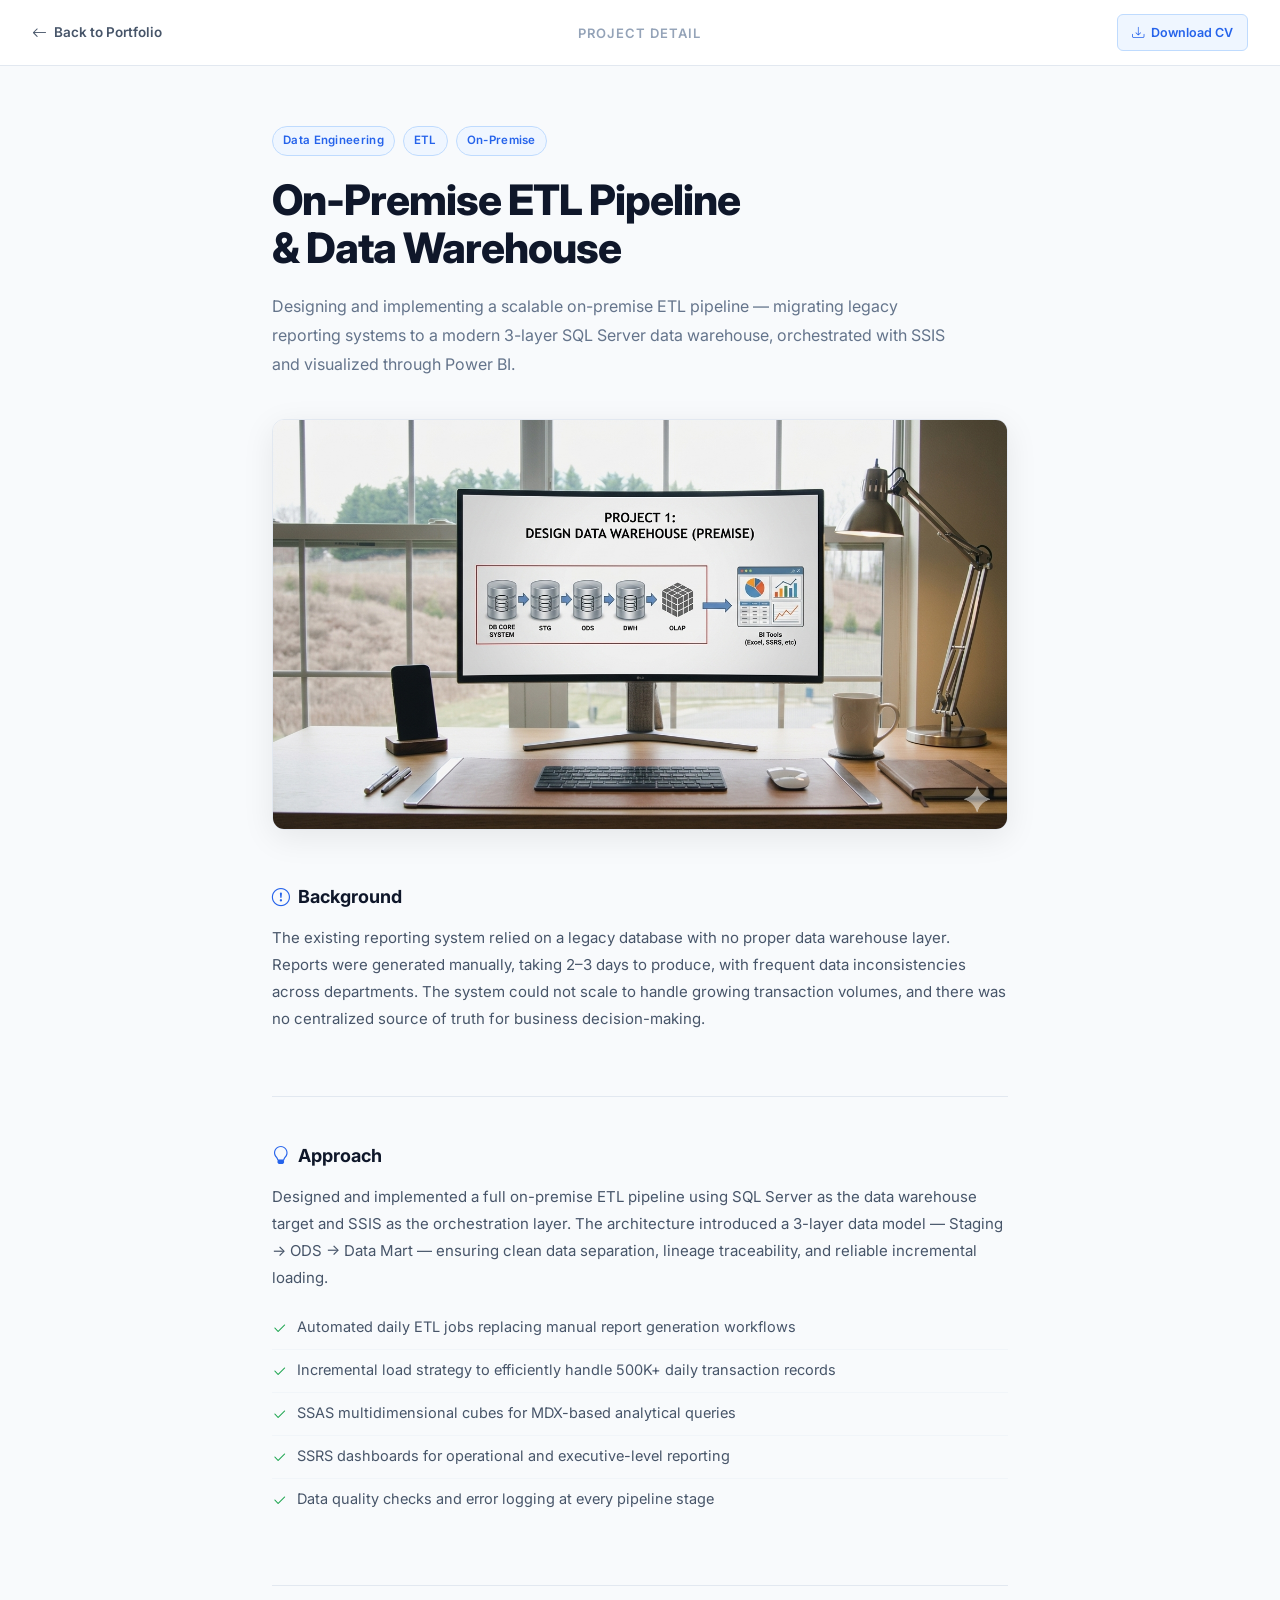
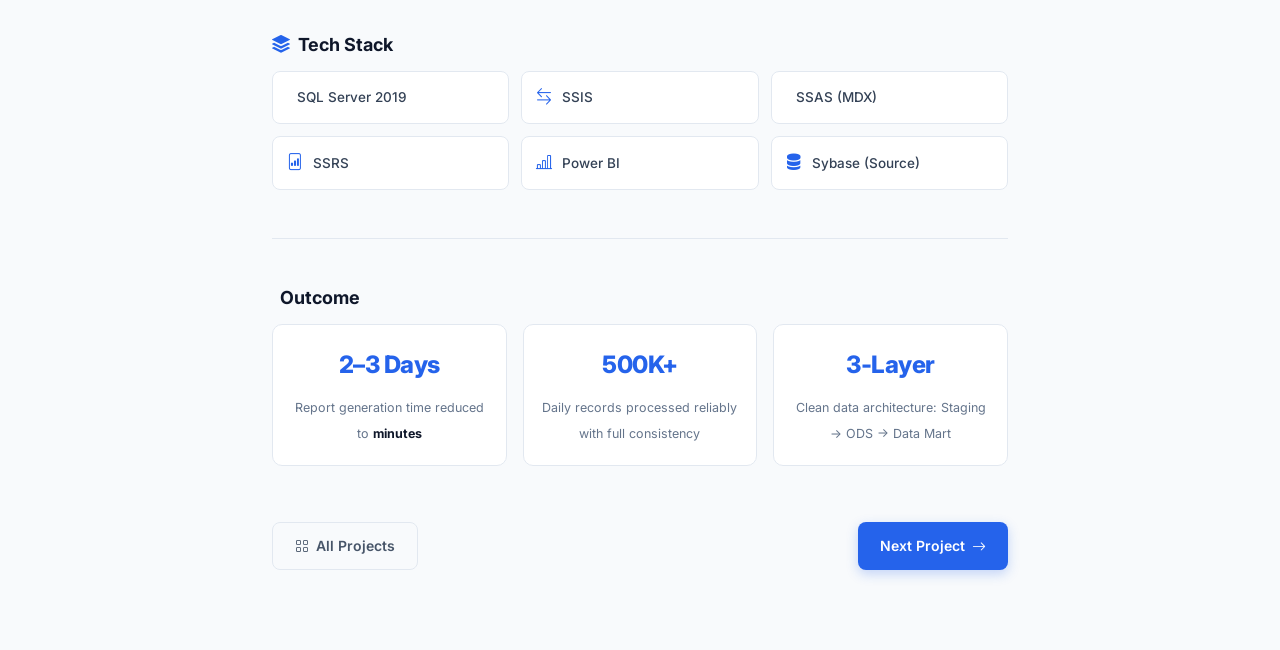
<file: etl-pipeline-on-premise.html>
<!DOCTYPE html>
<html lang="en">
<head>
  <meta charset="utf-8">
  <meta content="width=device-width, initial-scale=1.0" name="viewport">
  <title>ETL Pipeline On-Premise – Jonathan Immanuel</title>
  <link href="assets/img/favicon.svg" rel="icon" type="image/svg+xml">
  <link href="https://fonts.googleapis.com/css2?family=Inter:wght@300;400;500;600;700;800&display=swap" rel="stylesheet">
  <link href="assets/vendor/bootstrap/css/bootstrap.min.css" rel="stylesheet">
  <link href="assets/vendor/bootstrap-icons/bootstrap-icons.css" rel="stylesheet">
  <link href="assets/vendor/aos/aos.css" rel="stylesheet">
  <link href="assets/css/style.css" rel="stylesheet">
  <link href="assets/css/project.css" rel="stylesheet">
</head>
<body class="project-page">

  <nav class="project-nav">
    <a href="index.html#portfolio" class="back-link"><i class="bi bi-arrow-left"></i> Back to Portfolio</a>
    <span class="project-nav-title">Project Detail</span>
    <a href="assets/CV_Jonathan_Immanuel.pdf" download class="btn-download-sm"><i class="bi bi-download"></i> Download CV</a>
  </nav>

  <main class="project-main">

    <div class="project-hero" data-aos="fade-up">
      <div class="project-meta-top">
        <span class="project-tag">Data Engineering</span>
        <span class="project-tag">ETL</span>
        <span class="project-tag">On-Premise</span>
      </div>
      <h1>On-Premise ETL Pipeline<br>& Data Warehouse</h1>
      <p class="project-lead">Designing and implementing a scalable on-premise ETL pipeline — migrating legacy reporting systems to a modern 3-layer SQL Server data warehouse, orchestrated with SSIS and visualized through Power BI.</p>
    </div>

    <div class="project-image" data-aos="fade-up">
      <img src="portfolio/Mockup - Project 1.png" alt="On-Premise ETL Pipeline Architecture">
    </div>

    <div class="project-body">

      <div class="project-section" data-aos="fade-up">
        <h2><i class="bi bi-exclamation-circle"></i> Background</h2>
        <p>The existing reporting system relied on a legacy database with no proper data warehouse layer. Reports were generated manually, taking 2–3 days to produce, with frequent data inconsistencies across departments. The system could not scale to handle growing transaction volumes, and there was no centralized source of truth for business decision-making.</p>
      </div>

      <div class="project-section" data-aos="fade-up">
        <h2><i class="bi bi-lightbulb"></i> Approach</h2>
        <p>Designed and implemented a full on-premise ETL pipeline using SQL Server as the data warehouse target and SSIS as the orchestration layer. The architecture introduced a 3-layer data model — Staging → ODS → Data Mart — ensuring clean data separation, lineage traceability, and reliable incremental loading.</p>
        <ul class="solution-list">
          <li><i class="bi bi-check2"></i> Automated daily ETL jobs replacing manual report generation workflows</li>
          <li><i class="bi bi-check2"></i> Incremental load strategy to efficiently handle 500K+ daily transaction records</li>
          <li><i class="bi bi-check2"></i> SSAS multidimensional cubes for MDX-based analytical queries</li>
          <li><i class="bi bi-check2"></i> SSRS dashboards for operational and executive-level reporting</li>
          <li><i class="bi bi-check2"></i> Data quality checks and error logging at every pipeline stage</li>
        </ul>
      </div>

      <div class="project-section" data-aos="fade-up">
        <h2><i class="bi bi-stack"></i> Tech Stack</h2>
        <div class="tech-grid">
          <div class="tech-item"><i class="bi bi-database"></i><span>SQL Server 2019</span></div>
          <div class="tech-item"><i class="bi bi-arrow-left-right"></i><span>SSIS</span></div>
          <div class="tech-item"><i class="bi bi-cube"></i><span>SSAS (MDX)</span></div>
          <div class="tech-item"><i class="bi bi-file-bar-graph"></i><span>SSRS</span></div>
          <div class="tech-item"><i class="bi bi-bar-chart-line"></i><span>Power BI</span></div>
          <div class="tech-item"><i class="bi bi-server"></i><span>Sybase (Source)</span></div>
        </div>
      </div>

      <div class="project-section" data-aos="fade-up">
        <h2><i class="bi bi-graph-up-arrow"></i> Outcome</h2>
        <div class="impact-grid">
          <div class="impact-card">
            <span class="impact-number">2–3 Days</span>
            <span class="impact-desc">Report generation time reduced to <strong>minutes</strong></span>
          </div>
          <div class="impact-card">
            <span class="impact-number">500K+</span>
            <span class="impact-desc">Daily records processed reliably with full consistency</span>
          </div>
          <div class="impact-card">
            <span class="impact-number">3-Layer</span>
            <span class="impact-desc">Clean data architecture: Staging → ODS → Data Mart</span>
          </div>
        </div>
      </div>

    </div>

    <div class="project-nav-bottom" data-aos="fade-up">
      <a href="index.html#portfolio" class="btn-outline-project"><i class="bi bi-grid"></i> All Projects</a>
      <a href="migrasi-data-warehouse.html" class="btn-primary-project">Next Project <i class="bi bi-arrow-right"></i></a>
    </div>

  </main>

  <script src="assets/vendor/aos/aos.js"></script>
  <script src="assets/vendor/bootstrap/js/bootstrap.bundle.min.js"></script>
  <script>AOS.init({ duration: 600, once: true });</script>
</body>
</html>
</file>
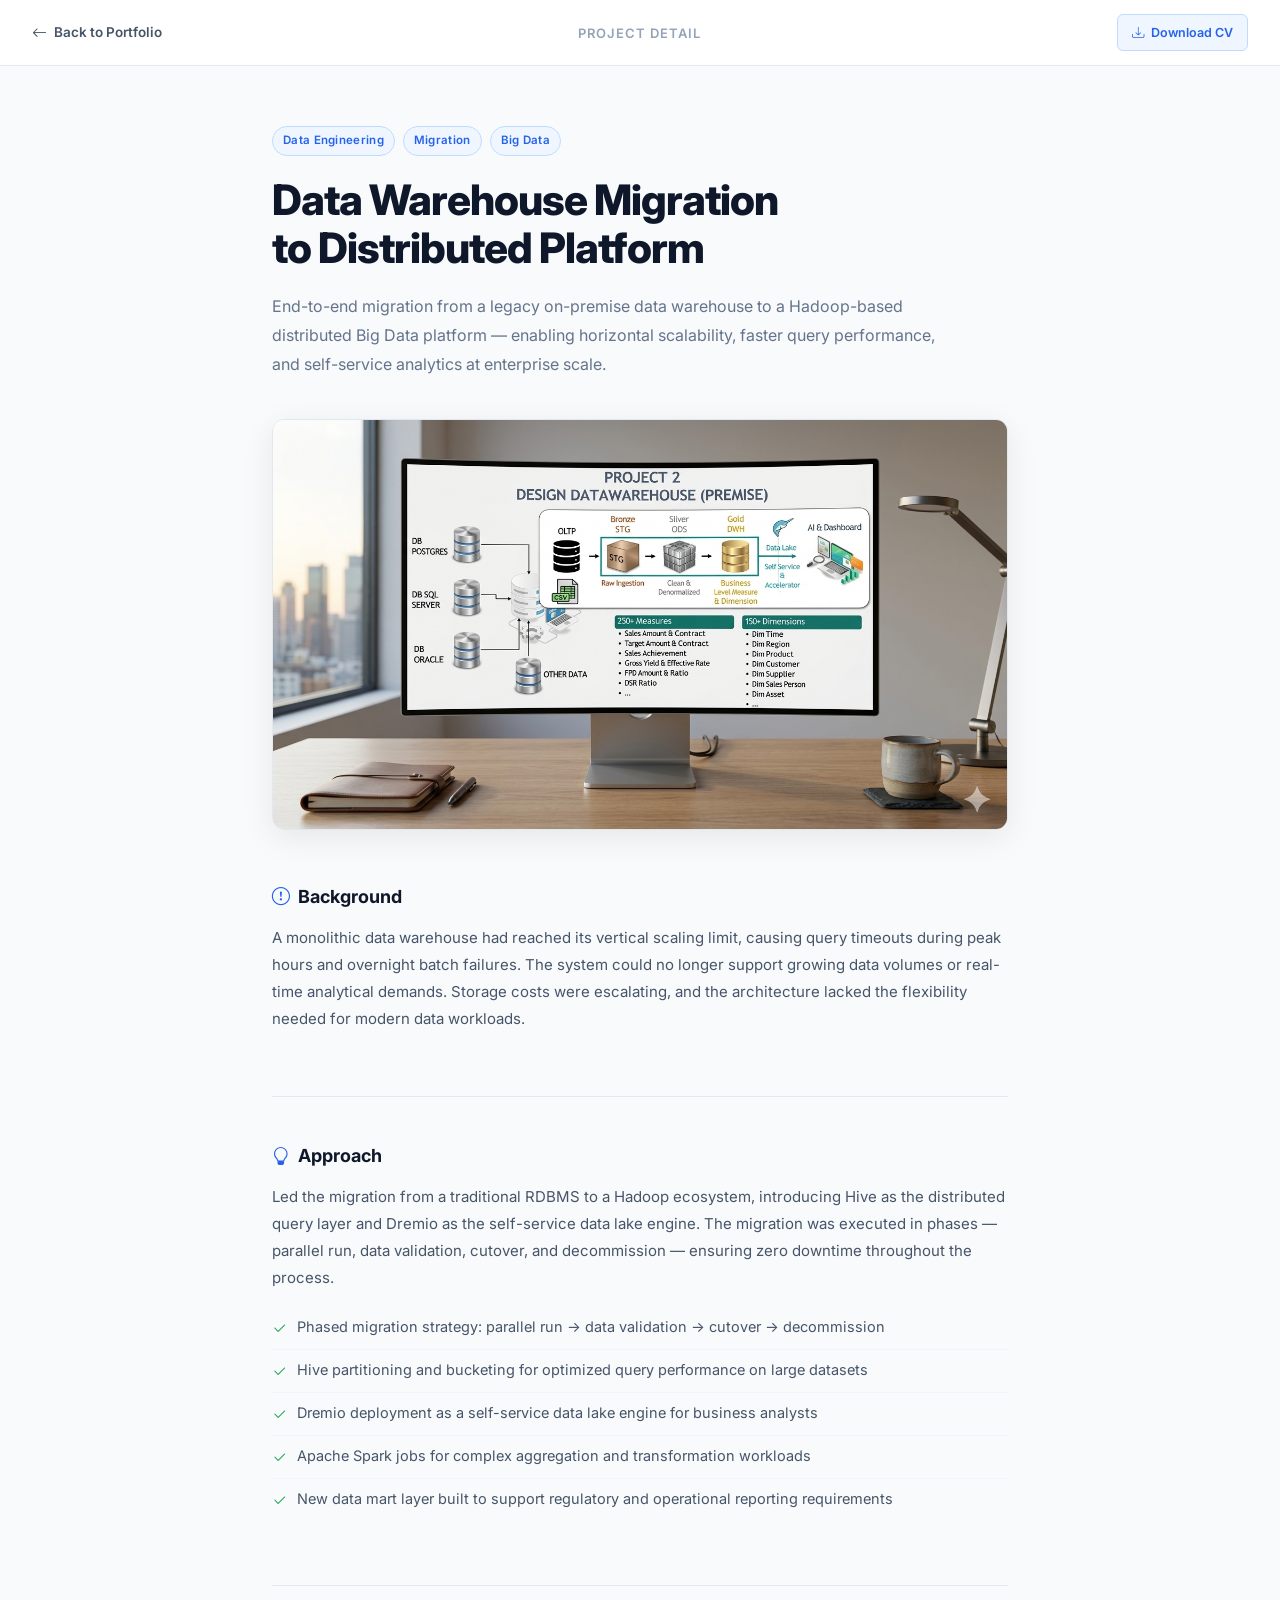
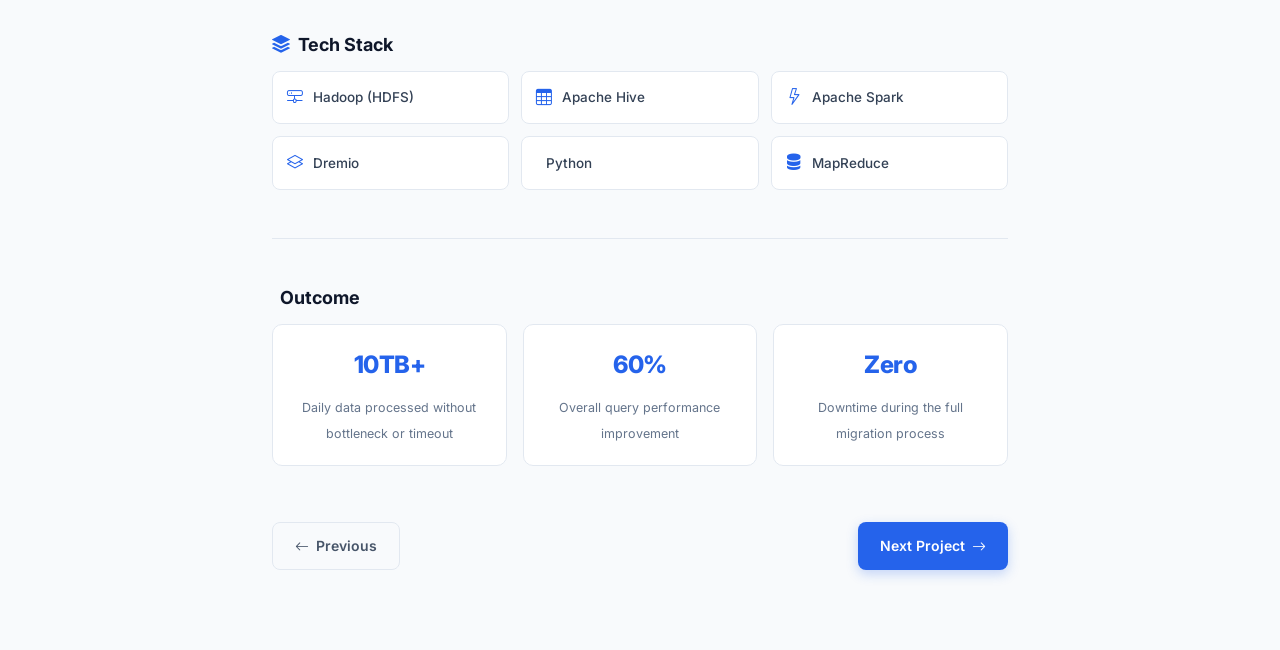
<file: migrasi-data-warehouse.html>
<!DOCTYPE html>
<html lang="en">
<head>
  <meta charset="utf-8">
  <meta content="width=device-width, initial-scale=1.0" name="viewport">
  <title>Data Warehouse Migration – Jonathan Immanuel</title>
  <link href="assets/img/favicon.svg" rel="icon" type="image/svg+xml">
  <link href="https://fonts.googleapis.com/css2?family=Inter:wght@300;400;500;600;700;800&display=swap" rel="stylesheet">
  <link href="assets/vendor/bootstrap/css/bootstrap.min.css" rel="stylesheet">
  <link href="assets/vendor/bootstrap-icons/bootstrap-icons.css" rel="stylesheet">
  <link href="assets/vendor/aos/aos.css" rel="stylesheet">
  <link href="assets/css/style.css" rel="stylesheet">
  <link href="assets/css/project.css" rel="stylesheet">
</head>
<body class="project-page">

  <nav class="project-nav">
    <a href="index.html#portfolio" class="back-link"><i class="bi bi-arrow-left"></i> Back to Portfolio</a>
    <span class="project-nav-title">Project Detail</span>
    <a href="assets/CV_Jonathan_Immanuel.pdf" download class="btn-download-sm"><i class="bi bi-download"></i> Download CV</a>
  </nav>

  <main class="project-main">

    <div class="project-hero" data-aos="fade-up">
      <div class="project-meta-top">
        <span class="project-tag">Data Engineering</span>
        <span class="project-tag">Migration</span>
        <span class="project-tag">Big Data</span>
      </div>
      <h1>Data Warehouse Migration<br>to Distributed Platform</h1>
      <p class="project-lead">End-to-end migration from a legacy on-premise data warehouse to a Hadoop-based distributed Big Data platform — enabling horizontal scalability, faster query performance, and self-service analytics at enterprise scale.</p>
    </div>

    <div class="project-image" data-aos="fade-up">
      <img src="portfolio/Mockup - Project 2.png" alt="Data Warehouse Migration to Distributed Platform">
    </div>

    <div class="project-body">

      <div class="project-section" data-aos="fade-up">
        <h2><i class="bi bi-exclamation-circle"></i> Background</h2>
        <p>A monolithic data warehouse had reached its vertical scaling limit, causing query timeouts during peak hours and overnight batch failures. The system could no longer support growing data volumes or real-time analytical demands. Storage costs were escalating, and the architecture lacked the flexibility needed for modern data workloads.</p>
      </div>

      <div class="project-section" data-aos="fade-up">
        <h2><i class="bi bi-lightbulb"></i> Approach</h2>
        <p>Led the migration from a traditional RDBMS to a Hadoop ecosystem, introducing Hive as the distributed query layer and Dremio as the self-service data lake engine. The migration was executed in phases — parallel run, data validation, cutover, and decommission — ensuring zero downtime throughout the process.</p>
        <ul class="solution-list">
          <li><i class="bi bi-check2"></i> Phased migration strategy: parallel run → data validation → cutover → decommission</li>
          <li><i class="bi bi-check2"></i> Hive partitioning and bucketing for optimized query performance on large datasets</li>
          <li><i class="bi bi-check2"></i> Dremio deployment as a self-service data lake engine for business analysts</li>
          <li><i class="bi bi-check2"></i> Apache Spark jobs for complex aggregation and transformation workloads</li>
          <li><i class="bi bi-check2"></i> New data mart layer built to support regulatory and operational reporting requirements</li>
        </ul>
      </div>

      <div class="project-section" data-aos="fade-up">
        <h2><i class="bi bi-stack"></i> Tech Stack</h2>
        <div class="tech-grid">
          <div class="tech-item"><i class="bi bi-hdd-network"></i><span>Hadoop (HDFS)</span></div>
          <div class="tech-item"><i class="bi bi-table"></i><span>Apache Hive</span></div>
          <div class="tech-item"><i class="bi bi-lightning"></i><span>Apache Spark</span></div>
          <div class="tech-item"><i class="bi bi-layers"></i><span>Dremio</span></div>
          <div class="tech-item"><i class="bi bi-filetype-py"></i><span>Python</span></div>
          <div class="tech-item"><i class="bi bi-server"></i><span>MapReduce</span></div>
        </div>
      </div>

      <div class="project-section" data-aos="fade-up">
        <h2><i class="bi bi-graph-up-arrow"></i> Outcome</h2>
        <div class="impact-grid">
          <div class="impact-card">
            <span class="impact-number">10TB+</span>
            <span class="impact-desc">Daily data processed without bottleneck or timeout</span>
          </div>
          <div class="impact-card">
            <span class="impact-number">60%</span>
            <span class="impact-desc">Overall query performance improvement</span>
          </div>
          <div class="impact-card">
            <span class="impact-number">Zero</span>
            <span class="impact-desc">Downtime during the full migration process</span>
          </div>
        </div>
      </div>

    </div>

    <div class="project-nav-bottom" data-aos="fade-up">
      <a href="etl-pipeline-on-premise.html" class="btn-outline-project"><i class="bi bi-arrow-left"></i> Previous</a>
      <a href="arsitektur-data-hybrid.html" class="btn-primary-project">Next Project <i class="bi bi-arrow-right"></i></a>
    </div>

  </main>

  <script src="assets/vendor/aos/aos.js"></script>
  <script src="assets/vendor/bootstrap/js/bootstrap.bundle.min.js"></script>
  <script>AOS.init({ duration: 600, once: true });</script>
</body>
</html>
</file>
<file: assets/css/style.css>
/* ===== ROOT & RESET ===== */
:root {
  --primary: #0f172a;
  --secondary: #1e293b;
  --accent: #2563eb;
  --accent-light: #eff6ff;
  --text: #475569;
  --text-dark: #0f172a;
  --text-light: #94a3b8;
  --border: #e2e8f0;
  --bg: #ffffff;
  --bg-alt: #f8fafc;
  --sidebar-w: 280px;
  --radius: 12px;
  --shadow: 0 1px 3px rgba(0,0,0,0.08), 0 4px 16px rgba(0,0,0,0.06);
  --shadow-lg: 0 8px 32px rgba(0,0,0,0.1);
}

*, *::before, *::after { box-sizing: border-box; margin: 0; padding: 0; }

html { scroll-behavior: smooth; }

body {
  font-family: 'Inter', -apple-system, sans-serif;
  font-size: 15px;
  line-height: 1.7;
  color: var(--text);
  background: var(--bg);
}

a { color: var(--accent); text-decoration: none; transition: color 0.2s; }
a:hover { color: #1d4ed8; }

img { max-width: 100%; display: block; }

ul { list-style: none; padding: 0; }

/* ===== SCROLLBAR ===== */
::-webkit-scrollbar { width: 6px; }
::-webkit-scrollbar-track { background: var(--bg-alt); }
::-webkit-scrollbar-thumb { background: var(--border); border-radius: 3px; }

/* ===== SIDEBAR ===== */
#sidebar {
  position: fixed;
  top: 0; left: 0; bottom: 0;
  width: var(--sidebar-w);
  background: var(--primary);
  z-index: 100;
  overflow-y: auto;
  transition: left 0.3s ease;
}

.sidebar-inner {
  padding: 40px 24px;
  display: flex;
  flex-direction: column;
  min-height: 100%;
}

/* Profile */
.profile { text-align: center; margin-bottom: 36px; }

.profile-img {
  width: 100px;
  height: 100px;
  border-radius: 50%;
  object-fit: cover;
  margin: 0 auto 16px;
  border: 3px solid var(--accent);
  box-shadow: 0 0 0 6px rgba(37,99,235,0.15);
}

.profile h2 {
  font-size: 16px;
  font-weight: 700;
  color: #f1f5f9;
  margin-bottom: 4px;
}

.profile p {
  font-size: 12px;
  color: #64748b;
  margin-bottom: 16px;
}

.social-links { display: flex; justify-content: center; gap: 8px; }

.social-links a {
  width: 34px; height: 34px;
  border-radius: 8px;
  background: rgba(255,255,255,0.06);
  color: #94a3b8;
  display: flex; align-items: center; justify-content: center;
  font-size: 15px;
  transition: all 0.2s;
  border: 1px solid rgba(255,255,255,0.08);
}

.social-links a:hover {
  background: var(--accent);
  color: #fff;
  border-color: var(--accent);
}

/* Nav */
#navbar ul { padding: 0; }

#navbar ul li { margin-bottom: 2px; }

.nav-link {
  display: flex;
  align-items: center;
  gap: 10px;
  padding: 10px 14px;
  border-radius: 8px;
  color: #64748b;
  font-size: 13.5px;
  font-weight: 500;
  transition: all 0.2s;
}

.nav-link i { font-size: 16px; width: 18px; }

.nav-link:hover, .nav-link.active {
  background: rgba(37,99,235,0.12);
  color: #93c5fd;
}

/* Mobile Nav Toggle */
.mobile-nav-toggle {
  display: none;
  position: fixed;
  top: 16px; right: 16px;
  z-index: 200;
  background: var(--accent);
  color: #fff;
  border: none;
  width: 40px; height: 40px;
  border-radius: 8px;
  font-size: 18px;
  cursor: pointer;
  align-items: center;
  justify-content: center;
}

/* ===== MAIN ===== */
#main { margin-left: var(--sidebar-w); }

/* ===== SECTIONS ===== */
section { padding: 80px 0; }
.section-alt { background: var(--bg-alt); }

.container { max-width: 960px; margin: 0 auto; padding: 0 32px; }

.section-header { margin-bottom: 48px; }

.section-tag {
  display: inline-block;
  font-size: 12px;
  font-weight: 600;
  letter-spacing: 1.5px;
  text-transform: uppercase;
  color: var(--accent);
  background: var(--accent-light);
  padding: 4px 12px;
  border-radius: 20px;
  margin-bottom: 12px;
}

.section-header h2 {
  font-size: 32px;
  font-weight: 800;
  color: var(--text-dark);
  letter-spacing: -0.5px;
}

/* ===== HERO ===== */
#hero {
  min-height: 100vh;
  display: flex;
  flex-direction: column;
  justify-content: center;
  padding: 80px 32px;
  max-width: 960px;
  margin: 0 auto;
}

.hero-tag {
  display: inline-flex;
  align-items: center;
  gap: 6px;
  font-size: 12px;
  font-weight: 600;
  color: #16a34a;
  background: #f0fdf4;
  border: 1px solid #bbf7d0;
  padding: 5px 12px;
  border-radius: 20px;
  margin-bottom: 24px;
}

.hero-tag::before {
  content: '';
  width: 7px; height: 7px;
  background: #16a34a;
  border-radius: 50%;
  animation: pulse 2s infinite;
}

@keyframes pulse {
  0%, 100% { opacity: 1; }
  50% { opacity: 0.4; }
}

.hero-content h1 {
  font-size: clamp(48px, 6vw, 72px);
  font-weight: 800;
  color: var(--text-dark);
  line-height: 1.05;
  letter-spacing: -2px;
  margin-bottom: 20px;
}

.hero-content h1 .accent { color: var(--accent); }

.hero-subtitle {
  font-size: 20px;
  font-weight: 500;
  color: var(--text);
  margin-bottom: 16px;
  font-family: 'JetBrains Mono', monospace;
}

.typed { color: var(--accent); }

.hero-desc {
  font-size: 16px;
  color: var(--text-light);
  max-width: 520px;
  margin-bottom: 36px;
  line-height: 1.8;
}

.hero-cta { display: flex; gap: 12px; flex-wrap: wrap; margin-bottom: 60px; }

.btn-primary {
  padding: 12px 28px;
  background: var(--accent);
  color: #fff;
  border-radius: 8px;
  font-weight: 600;
  font-size: 14px;
  transition: all 0.2s;
  box-shadow: 0 4px 12px rgba(37,99,235,0.3);
}

.btn-primary:hover {
  background: #1d4ed8;
  color: #fff;
  transform: translateY(-1px);
  box-shadow: 0 6px 20px rgba(37,99,235,0.4);
}

.btn-outline {
  padding: 12px 28px;
  background: transparent;
  color: var(--text-dark);
  border: 1.5px solid var(--border);
  border-radius: 8px;
  font-weight: 600;
  font-size: 14px;
  transition: all 0.2s;
  display: inline-flex;
  align-items: center;
}

.btn-outline:hover {
  border-color: var(--accent);
  color: var(--accent);
}

.btn-download {
  padding: 12px 20px;
  background: #f8fafc;
  color: var(--text-dark);
  border: 1.5px solid var(--border);
  border-radius: 8px;
  font-weight: 600;
  font-size: 14px;
  display: inline-flex;
  align-items: center;
  gap: 7px;
  transition: all 0.2s;
}

.btn-download:hover {
  border-color: var(--accent);
  color: var(--accent);
  background: var(--accent-light);
}

.btn-download i { font-size: 15px; }

/* Hero Metrics */
.hero-metrics {
  display: grid;
  grid-template-columns: repeat(4, 1fr);
  gap: 16px;
}

.metric-card {
  background: var(--bg-alt);
  border: 1px solid var(--border);
  border-radius: var(--radius);
  padding: 20px 16px;
  text-align: center;
  transition: all 0.2s;
}

.metric-card:hover {
  border-color: var(--accent);
  box-shadow: var(--shadow);
  transform: translateY(-2px);
}

.metric-number {
  display: block;
  font-size: 28px;
  font-weight: 800;
  color: var(--accent);
  letter-spacing: -1px;
  line-height: 1;
  margin-bottom: 6px;
}

.metric-label {
  font-size: 11px;
  font-weight: 600;
  color: var(--text-light);
  text-transform: uppercase;
  letter-spacing: 0.5px;
}

/* ===== ABOUT ===== */
.about-grid {
  display: grid;
  grid-template-columns: 1fr 1.6fr;
  gap: 60px;
  align-items: start;
}

.about-photo img {
  border-radius: var(--radius);
  box-shadow: var(--shadow-lg);
  width: 100%;
}

.about-content h3 {
  font-size: 22px;
  font-weight: 700;
  color: var(--text-dark);
  margin-bottom: 12px;
}

.about-lead {
  font-size: 16px;
  font-weight: 500;
  color: var(--text-dark);
  margin-bottom: 16px;
  line-height: 1.7;
}

.about-content p { margin-bottom: 24px; }

.about-info {
  display: grid;
  grid-template-columns: 1fr 1fr;
  gap: 16px;
  margin-top: 8px;
}

.info-item {
  display: flex;
  align-items: flex-start;
  gap: 12px;
  padding: 14px;
  background: var(--bg-alt);
  border-radius: 8px;
  border: 1px solid var(--border);
}

.info-item i {
  font-size: 16px;
  color: var(--accent);
  margin-top: 2px;
  flex-shrink: 0;
}

.info-item strong {
  display: block;
  font-size: 11px;
  font-weight: 600;
  text-transform: uppercase;
  letter-spacing: 0.5px;
  color: var(--text-light);
  margin-bottom: 2px;
}

.info-item span {
  font-size: 13px;
  font-weight: 500;
  color: var(--text-dark);
}

/* ===== SKILLS ===== */
.skills-grid {
  display: grid;
  grid-template-columns: repeat(2, 1fr);
  gap: 24px;
}

.skill-category {
  background: var(--bg);
  border: 1px solid var(--border);
  border-radius: var(--radius);
  padding: 28px;
  transition: all 0.2s;
}

.skill-category:hover {
  border-color: var(--accent);
  box-shadow: var(--shadow);
  transform: translateY(-2px);
}

.skill-icon {
  width: 44px; height: 44px;
  background: var(--accent-light);
  border-radius: 10px;
  display: flex; align-items: center; justify-content: center;
  margin-bottom: 16px;
}

.skill-icon i { font-size: 20px; color: var(--accent); }

.skill-category h4 {
  font-size: 15px;
  font-weight: 700;
  color: var(--text-dark);
  margin-bottom: 14px;
}

.skill-category ul li {
  font-size: 13.5px;
  color: var(--text);
  padding: 5px 0;
  border-bottom: 1px solid var(--border);
  display: flex;
  align-items: center;
  gap: 8px;
}

.skill-category ul li:last-child { border-bottom: none; }

.skill-category ul li::before {
  content: '';
  width: 5px; height: 5px;
  background: var(--accent);
  border-radius: 50%;
  flex-shrink: 0;
}

/* ===== RESUME ===== */
.resume-grid {
  display: grid;
  grid-template-columns: 1fr 1fr;
  gap: 48px;
}

.resume-col-title {
  font-size: 16px;
  font-weight: 700;
  color: var(--text-dark);
  margin-bottom: 28px;
  display: flex;
  align-items: center;
  gap: 8px;
}

.resume-col-title i { color: var(--accent); }
.resume-col-title.mt-4 { margin-top: 40px; }

/* Timeline */
.timeline-item {
  position: relative;
  padding-left: 24px;
  padding-bottom: 32px;
  border-left: 2px solid var(--border);
}

.timeline-item:last-child { padding-bottom: 0; }

.timeline-dot {
  position: absolute;
  left: -6px; top: 4px;
  width: 10px; height: 10px;
  background: var(--accent);
  border-radius: 50%;
  border: 2px solid var(--bg);
  box-shadow: 0 0 0 2px var(--accent);
}

.timeline-content { padding-left: 8px; }

.timeline-period {
  font-size: 11px;
  font-weight: 600;
  color: var(--accent);
  text-transform: uppercase;
  letter-spacing: 0.5px;
  background: var(--accent-light);
  padding: 2px 8px;
  border-radius: 4px;
  display: inline-block;
  margin-bottom: 8px;
}

.timeline-content h4 {
  font-size: 15px;
  font-weight: 700;
  color: var(--text-dark);
  margin-bottom: 4px;
  display: flex;
  align-items: center;
  gap: 8px;
}

.timeline-content h4 i {
  font-size: 16px;
  color: var(--accent);
  flex-shrink: 0;
}

.edu-logo {
  width: 20px;
  height: 20px;
  border-radius: 4px;
  object-fit: contain;
  flex-shrink: 0;
}

.timeline-company {
  font-size: 13px;
  font-weight: 500;
  color: var(--text-light);
  margin-bottom: 10px;
  display: flex;
  align-items: center;
  gap: 6px;
}

.timeline-company i { color: var(--accent); font-size: 13px; }

.timeline-content ul { margin-top: 8px; }

.timeline-content ul li {
  font-size: 13px;
  color: var(--text);
  padding: 3px 0 3px 14px;
  position: relative;
}

.timeline-content ul li::before {
  content: '▸';
  position: absolute;
  left: 0;
  color: var(--accent);
  font-size: 10px;
}

.timeline-content p {
  font-size: 13px;
  color: var(--text);
  margin: 0;
}

/* Certifications */
.cert-list { display: flex; flex-direction: column; gap: 12px; }

.cert-item {
  display: flex;
  align-items: flex-start;
  gap: 14px;
  padding: 12px 14px;
  background: var(--bg-alt);
  border-radius: 8px;
  border: 1px solid var(--border);
  transition: border-color 0.2s;
}

.cert-item:hover { border-color: var(--accent); }

.cert-year {
  font-size: 11px;
  font-weight: 700;
  color: var(--accent);
  background: var(--accent-light);
  padding: 3px 8px;
  border-radius: 4px;
  white-space: nowrap;
  flex-shrink: 0;
  margin-top: 2px;
}

.cert-item strong {
  display: block;
  font-size: 13px;
  font-weight: 600;
  color: var(--text-dark);
  margin-bottom: 2px;
}

.cert-item span {
  font-size: 12px;
  color: var(--text-light);
}

/* ===== PORTFOLIO ===== */
.portfolio-filters { margin-bottom: 32px; }

#portfolio-flters {
  display: flex;
  gap: 8px;
  flex-wrap: wrap;
}

#portfolio-flters li {
  padding: 8px 20px;
  border-radius: 6px;
  font-size: 13px;
  font-weight: 600;
  cursor: pointer;
  border: 1.5px solid var(--border);
  color: var(--text);
  transition: all 0.2s;
}

#portfolio-flters li:hover,
#portfolio-flters li.filter-active {
  background: var(--accent);
  color: #fff;
  border-color: var(--accent);
}

.portfolio-item { margin-bottom: 24px; }

.portfolio-wrap {
  position: relative;
  overflow: hidden;
  border-radius: var(--radius);
  border: 1px solid var(--border);
  aspect-ratio: 4/3;
}

.portfolio-wrap img {
  width: 100%;
  height: 100%;
  object-fit: cover;
  transition: transform 0.4s ease;
}

.portfolio-overlay {
  position: absolute;
  inset: 0;
  background: rgba(15,23,42,0.85);
  display: flex;
  flex-direction: column;
  align-items: center;
  justify-content: center;
  opacity: 0;
  transition: opacity 0.3s ease;
  padding: 20px;
  text-align: center;
}

.portfolio-wrap:hover img { transform: scale(1.06); }
.portfolio-wrap:hover .portfolio-overlay { opacity: 1; }

.portfolio-overlay h5 {
  font-size: 15px;
  font-weight: 700;
  color: #fff;
  margin-bottom: 4px;
}

.portfolio-overlay p {
  font-size: 12px;
  color: #94a3b8;
  margin-bottom: 16px;
}

.portfolio-overlay a {
  width: 38px; height: 38px;
  background: var(--accent);
  color: #fff;
  border-radius: 8px;
  display: flex; align-items: center; justify-content: center;
  font-size: 16px;
  transition: background 0.2s;
}

.portfolio-overlay a:hover { background: #1d4ed8; color: #fff; }

.portfolio-detail-link {
  width: 38px; height: 38px;
  background: var(--accent);
  color: #fff !important;
  border-radius: 8px;
  display: flex; align-items: center; justify-content: center;
  font-size: 18px;
  transition: all 0.2s;
}

.portfolio-detail-link:hover {
  background: #1d4ed8;
  transform: translateX(3px);
}

/* ===== CONTACT ===== */
.contact-grid {
  display: grid;
  grid-template-columns: 1fr 1.4fr;
  gap: 48px;
  align-items: start;
}

.contact-info > p {
  font-size: 15px;
  color: var(--text);
  margin-bottom: 28px;
  line-height: 1.8;
}

.contact-item {
  display: flex;
  align-items: flex-start;
  gap: 14px;
  margin-bottom: 16px;
}

.contact-icon {
  width: 40px; height: 40px;
  background: var(--accent-light);
  border-radius: 8px;
  display: flex; align-items: center; justify-content: center;
  flex-shrink: 0;
}

.contact-icon i { font-size: 16px; color: var(--accent); }

.contact-item strong {
  display: block;
  font-size: 11px;
  font-weight: 600;
  text-transform: uppercase;
  letter-spacing: 0.5px;
  color: var(--text-light);
  margin-bottom: 2px;
}

.contact-item span, .contact-item a {
  font-size: 14px;
  font-weight: 500;
  color: var(--text-dark);
}

.contact-info iframe {
  width: 100%;
  height: 220px;
  border-radius: var(--radius);
  margin-top: 24px;
  border: 1px solid var(--border);
}

/* Contact Form */
.contact-form {
  background: #ffffff;
}

.contact-form .form-control {
  border: 1.5px solid var(--border) !important;
  border-radius: 8px !important;
  padding: 12px 14px !important;
  font-size: 14px !important;
  font-family: inherit !important;
  color: #0f172a !important;
  background-color: #ffffff !important;
  background: #ffffff !important;
  box-shadow: none !important;
  -webkit-appearance: none;
  transition: border-color 0.2s, box-shadow 0.2s !important;
}

.contact-form .form-control:focus {
  outline: none !important;
  border-color: var(--accent) !important;
  box-shadow: 0 0 0 3px rgba(37,99,235,0.1) !important;
  background-color: #ffffff !important;
  background: #ffffff !important;
  color: #0f172a !important;
}

.contact-form .form-control::placeholder {
  color: #94a3b8 !important;
  opacity: 1;
}

.contact-form .form-control:-webkit-autofill,
.contact-form .form-control:-webkit-autofill:hover,
.contact-form .form-control:-webkit-autofill:focus,
.contact-form .form-control:-webkit-autofill:active {
  -webkit-text-fill-color: #0f172a !important;
  -webkit-box-shadow: 0 0 0 1000px #ffffff inset !important;
  box-shadow: 0 0 0 1000px #ffffff inset !important;
  transition: background-color 5000s ease-in-out 0s !important;
  caret-color: #0f172a;
}

.contact-form textarea.form-control { resize: vertical; }

.contact-form button[type="submit"] {
  padding: 12px 28px;
  background: var(--accent);
  color: #fff;
  border: none;
  border-radius: 8px;
  font-size: 14px;
  font-weight: 600;
  cursor: pointer;
  display: inline-flex;
  align-items: center;
  gap: 8px;
  transition: all 0.2s;
  box-shadow: 0 4px 12px rgba(37,99,235,0.3);
}

.contact-form button[type="submit"]:hover {
  background: #1d4ed8;
  transform: translateY(-1px);
}

.contact-form .loading { display: none; font-size: 13px; color: var(--text-light); padding: 8px 0; }
.contact-form .error-message { display: none; color: #ef4444; font-size: 13px; padding: 8px 0; }
.contact-form .sent-message { display: none; color: #16a34a; font-size: 13px; padding: 8px 0; font-weight: 600; }

.form-status { margin-bottom: 8px; font-size: 13px; }
.form-success { color: #16a34a; font-weight: 600; }
.form-error { color: #ef4444; }

#contact, #contact .contact-grid, #contact .contact-info, #contact .contact-form {
  opacity: 1 !important;
  transform: none !important;
  visibility: visible !important;
}

/* ===== FOOTER ===== */
#footer {
  background: var(--primary);
  color: #64748b;
  text-align: center;
  padding: 20px;
  font-size: 13px;
}

#footer strong { color: #94a3b8; }

/* ===== BACK TO TOP ===== */
.back-to-top {
  position: fixed;
  right: 20px; bottom: 20px;
  width: 38px; height: 38px;
  background: var(--accent);
  color: #fff;
  border-radius: 8px;
  display: flex; align-items: center; justify-content: center;
  font-size: 16px;
  opacity: 0;
  visibility: hidden;
  transition: all 0.3s;
  z-index: 99;
  box-shadow: 0 4px 12px rgba(37,99,235,0.3);
}

.back-to-top.active { opacity: 1; visibility: visible; }
.back-to-top:hover { background: #1d4ed8; color: #fff; transform: translateY(-2px); }

/* ===== RESPONSIVE ===== */
@media (max-width: 1199px) {
  #sidebar { left: calc(-1 * var(--sidebar-w)); }
  #sidebar.open { left: 0; }
  #main { margin-left: 0; }
  .mobile-nav-toggle { display: flex; }
}

@media (max-width: 768px) {
  section { padding: 60px 0; }
  .container { padding: 0 20px; }

  #hero { padding: 100px 20px 60px; min-height: auto; }
  .hero-metrics { grid-template-columns: repeat(2, 1fr); }

  .about-grid { grid-template-columns: 1fr; gap: 32px; }
  .about-photo { max-width: 280px; margin: 0 auto; }
  .about-info { grid-template-columns: 1fr; }

  .skills-grid { grid-template-columns: 1fr; }
  .resume-grid { grid-template-columns: 1fr; gap: 32px; }
  .contact-grid { grid-template-columns: 1fr; gap: 32px; }

  .section-header h2 { font-size: 26px; }
}

@media (max-width: 480px) {
  .hero-metrics { grid-template-columns: repeat(2, 1fr); gap: 10px; }
  .metric-number { font-size: 22px; }
  .hero-cta { flex-direction: column; }
  .btn-primary, .btn-outline { text-align: center; }
}
</file>
<file: system_ai/translator_pinyin/style.css>
* { box-sizing: border-box; margin: 0; padding: 0; }

body {
    font-family: 'Segoe UI', Tahoma, Geneva, Verdana, sans-serif;
    background-color: #f4f7f6;
    padding: 20px;
    display: flex;
    justify-content: center;
    align-items: center;
    min-height: 100vh;
}

.container {
    background: white;
    padding: 2rem;
    border-radius: 12px;
    box-shadow: 0 4px 15px rgba(0,0,0,0.1);
    width: 100%;
    max-width: 700px;
}

h1 { text-align: center; color: #2c3e50; margin-bottom: 24px; }

.input-group { margin-bottom: 16px; }

label { display: block; font-weight: 600; margin-bottom: 6px; color: #2c3e50; font-size: 0.9rem; }

textarea {
    width: 100%;
    height: 120px;
    padding: 10px;
    border: 1px solid #ddd;
    border-radius: 8px;
    resize: vertical;
    font-size: 15px;
    font-family: inherit;
}

textarea:focus { outline: none; border-color: #3498db; box-shadow: 0 0 0 3px rgba(52,152,219,0.15); }

.api-input {
    width: 100%;
    padding: 10px;
    border: 1px solid #ddd;
    border-radius: 8px;
    font-size: 14px;
    background-color: #fff9e6;
    font-family: inherit;
}

.api-input:focus { outline: none; border-color: #3498db; }

.controls { margin: 15px 0; display: flex; gap: 10px; }

button {
    flex: 1;
    padding: 12px;
    border: none;
    border-radius: 6px;
    background: #3498db;
    color: white;
    cursor: pointer;
    font-weight: bold;
    font-size: 15px;
    transition: background 0.2s;
}

button:hover { background: #2980b9; }
.btn-clear { background: #e74c3c; }
.btn-clear:hover { background: #c0392b; }

.output-group {
    background: #f8f9fa;
    border: 1px dashed #cbd5e1;
    border-radius: 8px;
    padding: 16px;
    min-height: 80px;
}

.output-group:empty::before {
    content: "Hasil terjemahan akan muncul di sini...";
    color: #7f8c8d;
    font-style: italic;
}

.result-block {
    background: #fdfdfd;
    border-left: 4px solid #3498db;
    border-radius: 6px;
    padding: 15px;
    margin-bottom: 15px;
    box-shadow: 0 2px 5px rgba(0,0,0,0.05);
}

.result-row { margin-bottom: 8px; line-height: 1.5; color: #333; }
.result-label { font-weight: bold; color: #2c3e50; width: 150px; display: inline-block; }
.loading-text { text-align: center; font-style: italic; color: #7f8c8d; padding: 20px 0; }

@media (max-width: 480px) {
    .container { padding: 1.5rem 1rem; }
    .controls { flex-direction: column; }
    .result-label { width: auto; display: block; margin-bottom: 2px; }
}
</file>
<file: assets/css/project.css>
/* ===== PROJECT PAGE ===== */
body.project-page {
  background: #f8fafc;
  margin: 0;
}

/* Nav */
.project-nav {
  position: sticky;
  top: 0;
  z-index: 100;
  background: #ffffff;
  border-bottom: 1px solid #e2e8f0;
  padding: 14px 32px;
  display: flex;
  align-items: center;
  justify-content: space-between;
  gap: 16px;
}

.back-link {
  display: inline-flex;
  align-items: center;
  gap: 7px;
  font-size: 13.5px;
  font-weight: 600;
  color: #475569;
  text-decoration: none;
  transition: color 0.2s;
}

.back-link:hover { color: #2563eb; }
.back-link i { font-size: 15px; }

.project-nav-title {
  font-size: 13px;
  font-weight: 600;
  color: #94a3b8;
  text-transform: uppercase;
  letter-spacing: 1px;
}

.btn-download-sm {
  display: inline-flex;
  align-items: center;
  gap: 6px;
  padding: 7px 14px;
  background: #eff6ff;
  color: #2563eb;
  border: 1.5px solid #bfdbfe;
  border-radius: 6px;
  font-size: 12.5px;
  font-weight: 600;
  text-decoration: none;
  transition: all 0.2s;
}

.btn-download-sm:hover {
  background: #2563eb;
  color: #fff;
  border-color: #2563eb;
}

/* Main */
.project-main {
  max-width: 800px;
  margin: 0 auto;
  padding: 60px 32px 80px;
}

/* Hero */
.project-hero { margin-bottom: 40px; }

.project-meta-top {
  display: flex;
  gap: 8px;
  flex-wrap: wrap;
  margin-bottom: 20px;
}

.project-tag {
  font-size: 11.5px;
  font-weight: 600;
  color: #2563eb;
  background: #eff6ff;
  border: 1px solid #bfdbfe;
  padding: 4px 10px;
  border-radius: 20px;
  letter-spacing: 0.3px;
}

.project-hero h1 {
  font-size: clamp(28px, 4vw, 42px);
  font-weight: 800;
  color: #0f172a;
  line-height: 1.15;
  letter-spacing: -1px;
  margin-bottom: 20px;
}

.project-lead {
  font-size: 16px;
  color: #64748b;
  line-height: 1.8;
  max-width: 680px;
}

/* Image */
.project-image {
  margin-bottom: 56px;
  border-radius: 12px;
  overflow: hidden;
  border: 1px solid #e2e8f0;
  box-shadow: 0 8px 32px rgba(0,0,0,0.08);
}

.project-image img {
  width: 100%;
  display: block;
}

/* Body Sections */
.project-body { margin-bottom: 56px; }

.project-section {
  margin-bottom: 48px;
  padding-bottom: 48px;
  border-bottom: 1px solid #e2e8f0;
}

.project-section:last-child {
  border-bottom: none;
  padding-bottom: 0;
}

.project-section h2 {
  font-size: 18px;
  font-weight: 700;
  color: #0f172a;
  margin-bottom: 16px;
  display: flex;
  align-items: center;
  gap: 8px;
}

.project-section h2 i { color: #2563eb; font-size: 18px; }

.project-section p {
  font-size: 15px;
  color: #475569;
  line-height: 1.8;
}

/* Solution List */
.solution-list { margin-top: 16px; }

.solution-list li {
  display: flex;
  align-items: flex-start;
  gap: 10px;
  font-size: 14.5px;
  color: #475569;
  padding: 8px 0;
  border-bottom: 1px solid #f1f5f9;
  line-height: 1.6;
}

.solution-list li:last-child { border-bottom: none; }

.solution-list li i {
  color: #16a34a;
  font-size: 15px;
  margin-top: 2px;
  flex-shrink: 0;
}

/* Tech Grid */
.tech-grid {
  display: grid;
  grid-template-columns: repeat(3, 1fr);
  gap: 12px;
  margin-top: 16px;
}

.tech-item {
  display: flex;
  align-items: center;
  gap: 10px;
  padding: 12px 14px;
  background: #ffffff;
  border: 1px solid #e2e8f0;
  border-radius: 8px;
  font-size: 13.5px;
  font-weight: 500;
  color: #334155;
  transition: border-color 0.2s;
}

.tech-item:hover { border-color: #2563eb; }
.tech-item i { color: #2563eb; font-size: 16px; }

/* Impact Grid */
.impact-grid {
  display: grid;
  grid-template-columns: repeat(3, 1fr);
  gap: 16px;
  margin-top: 16px;
}

.impact-card {
  background: #ffffff;
  border: 1px solid #e2e8f0;
  border-radius: 10px;
  padding: 20px 16px;
  text-align: center;
  transition: all 0.2s;
}

.impact-card:hover {
  border-color: #2563eb;
  box-shadow: 0 4px 16px rgba(37,99,235,0.1);
  transform: translateY(-2px);
}

.impact-number {
  display: block;
  font-size: 24px;
  font-weight: 800;
  color: #2563eb;
  letter-spacing: -0.5px;
  margin-bottom: 8px;
}

.impact-desc {
  font-size: 12.5px;
  color: #64748b;
  line-height: 1.5;
}

.impact-desc strong { color: #0f172a; }

/* Bottom Nav */
.project-nav-bottom {
  display: flex;
  justify-content: space-between;
  gap: 12px;
}

.btn-outline-project {
  display: inline-flex;
  align-items: center;
  gap: 7px;
  padding: 11px 22px;
  border: 1.5px solid #e2e8f0;
  border-radius: 8px;
  font-size: 14px;
  font-weight: 600;
  color: #475569;
  text-decoration: none;
  transition: all 0.2s;
}

.btn-outline-project:hover {
  border-color: #2563eb;
  color: #2563eb;
}

.btn-primary-project {
  display: inline-flex;
  align-items: center;
  gap: 7px;
  padding: 11px 22px;
  background: #2563eb;
  border-radius: 8px;
  font-size: 14px;
  font-weight: 600;
  color: #fff;
  text-decoration: none;
  transition: all 0.2s;
  box-shadow: 0 4px 12px rgba(37,99,235,0.25);
}

.btn-primary-project:hover {
  background: #1d4ed8;
  color: #fff;
  transform: translateY(-1px);
}

/* Responsive */
@media (max-width: 640px) {
  .project-main { padding: 40px 20px 60px; }
  .project-nav { padding: 12px 20px; }
  .project-nav-title { display: none; }
  .tech-grid { grid-template-columns: repeat(2, 1fr); }
  .impact-grid { grid-template-columns: 1fr; }
  .project-nav-bottom { flex-direction: column; }
  .btn-outline-project, .btn-primary-project { justify-content: center; }
}
</file>
